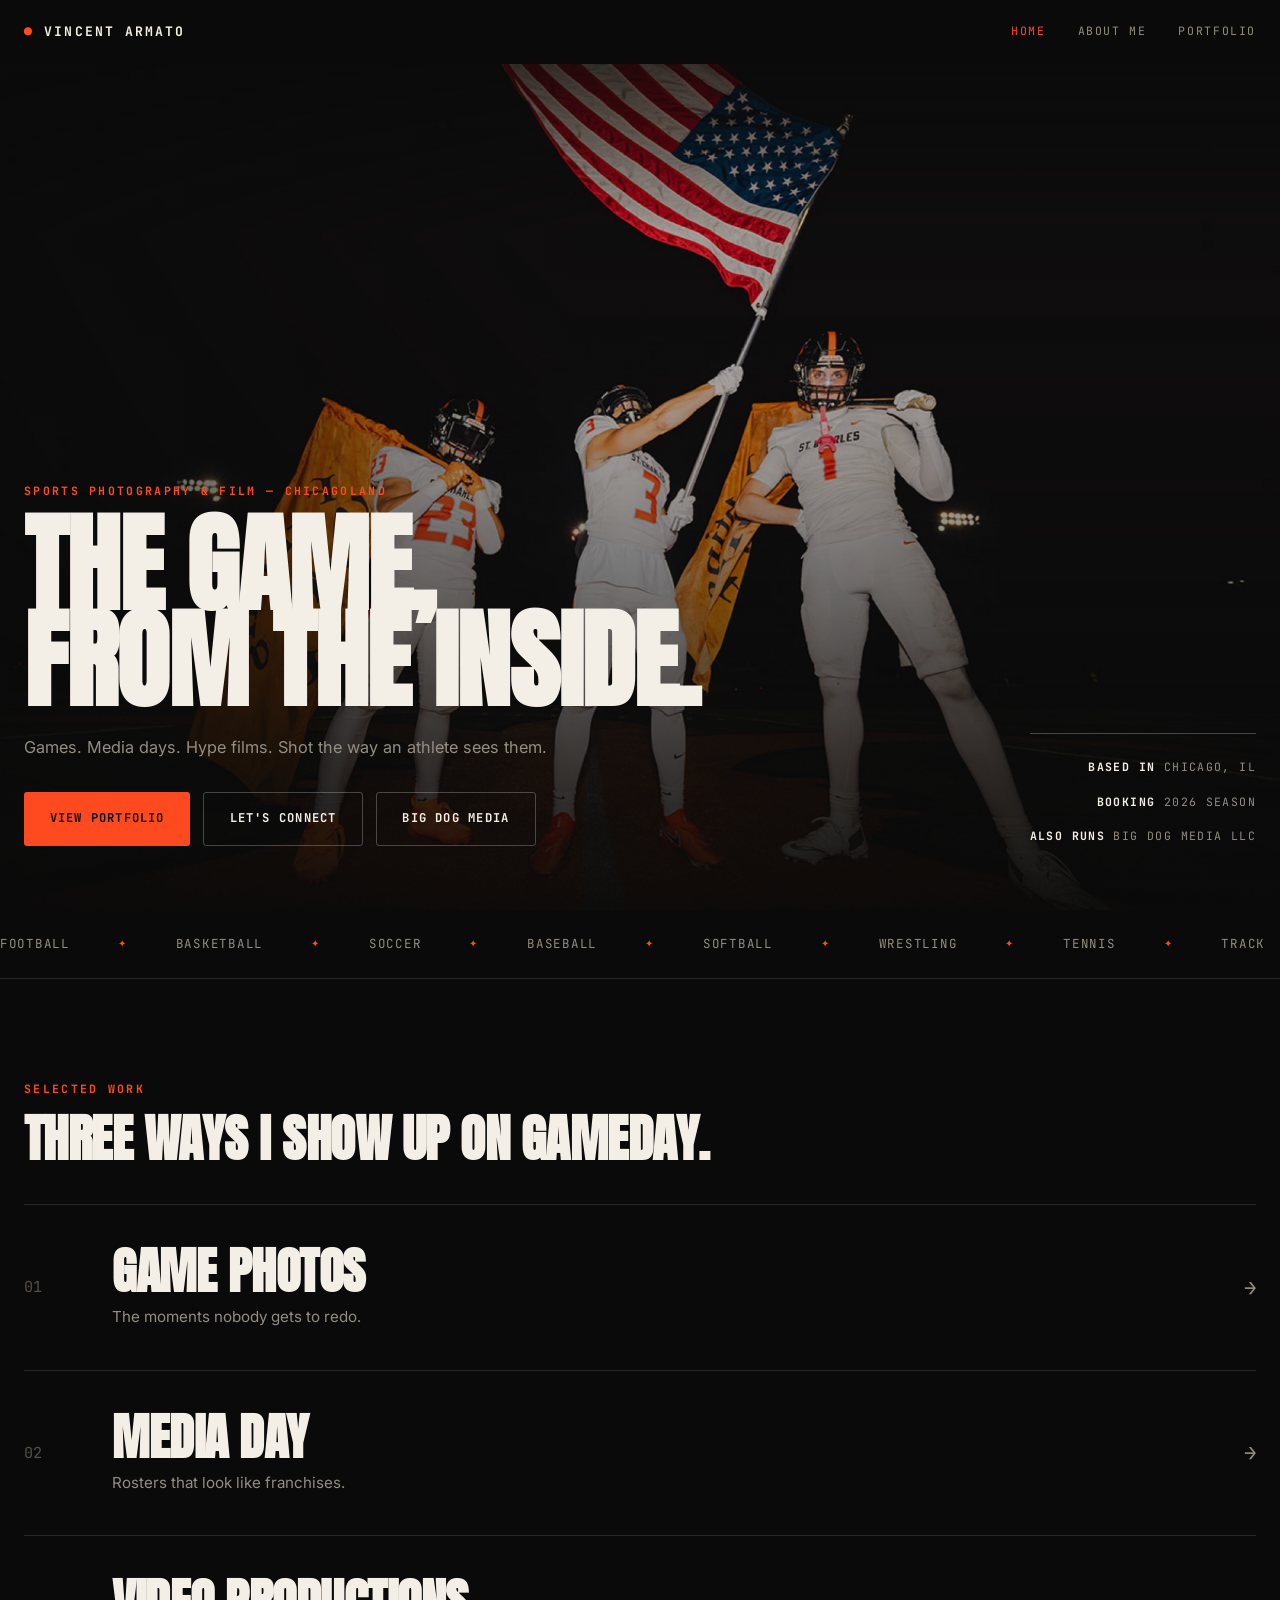
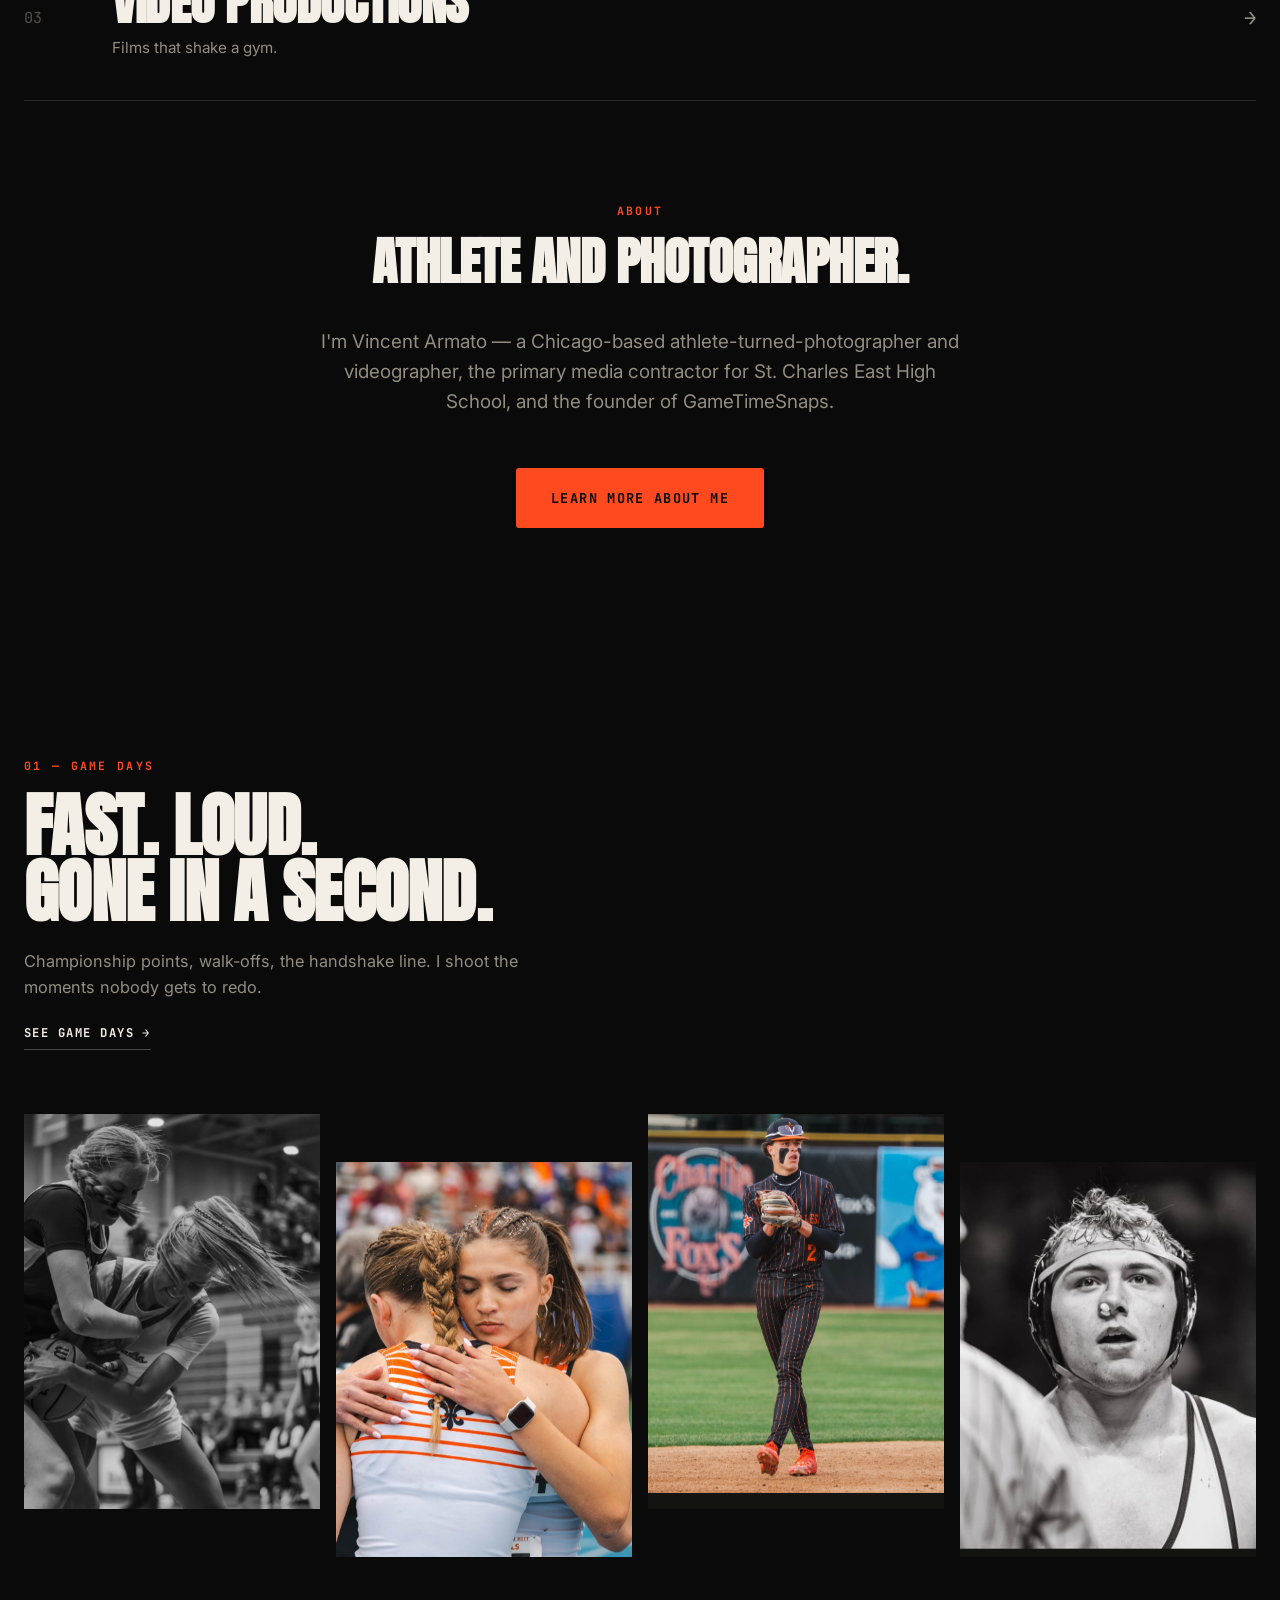
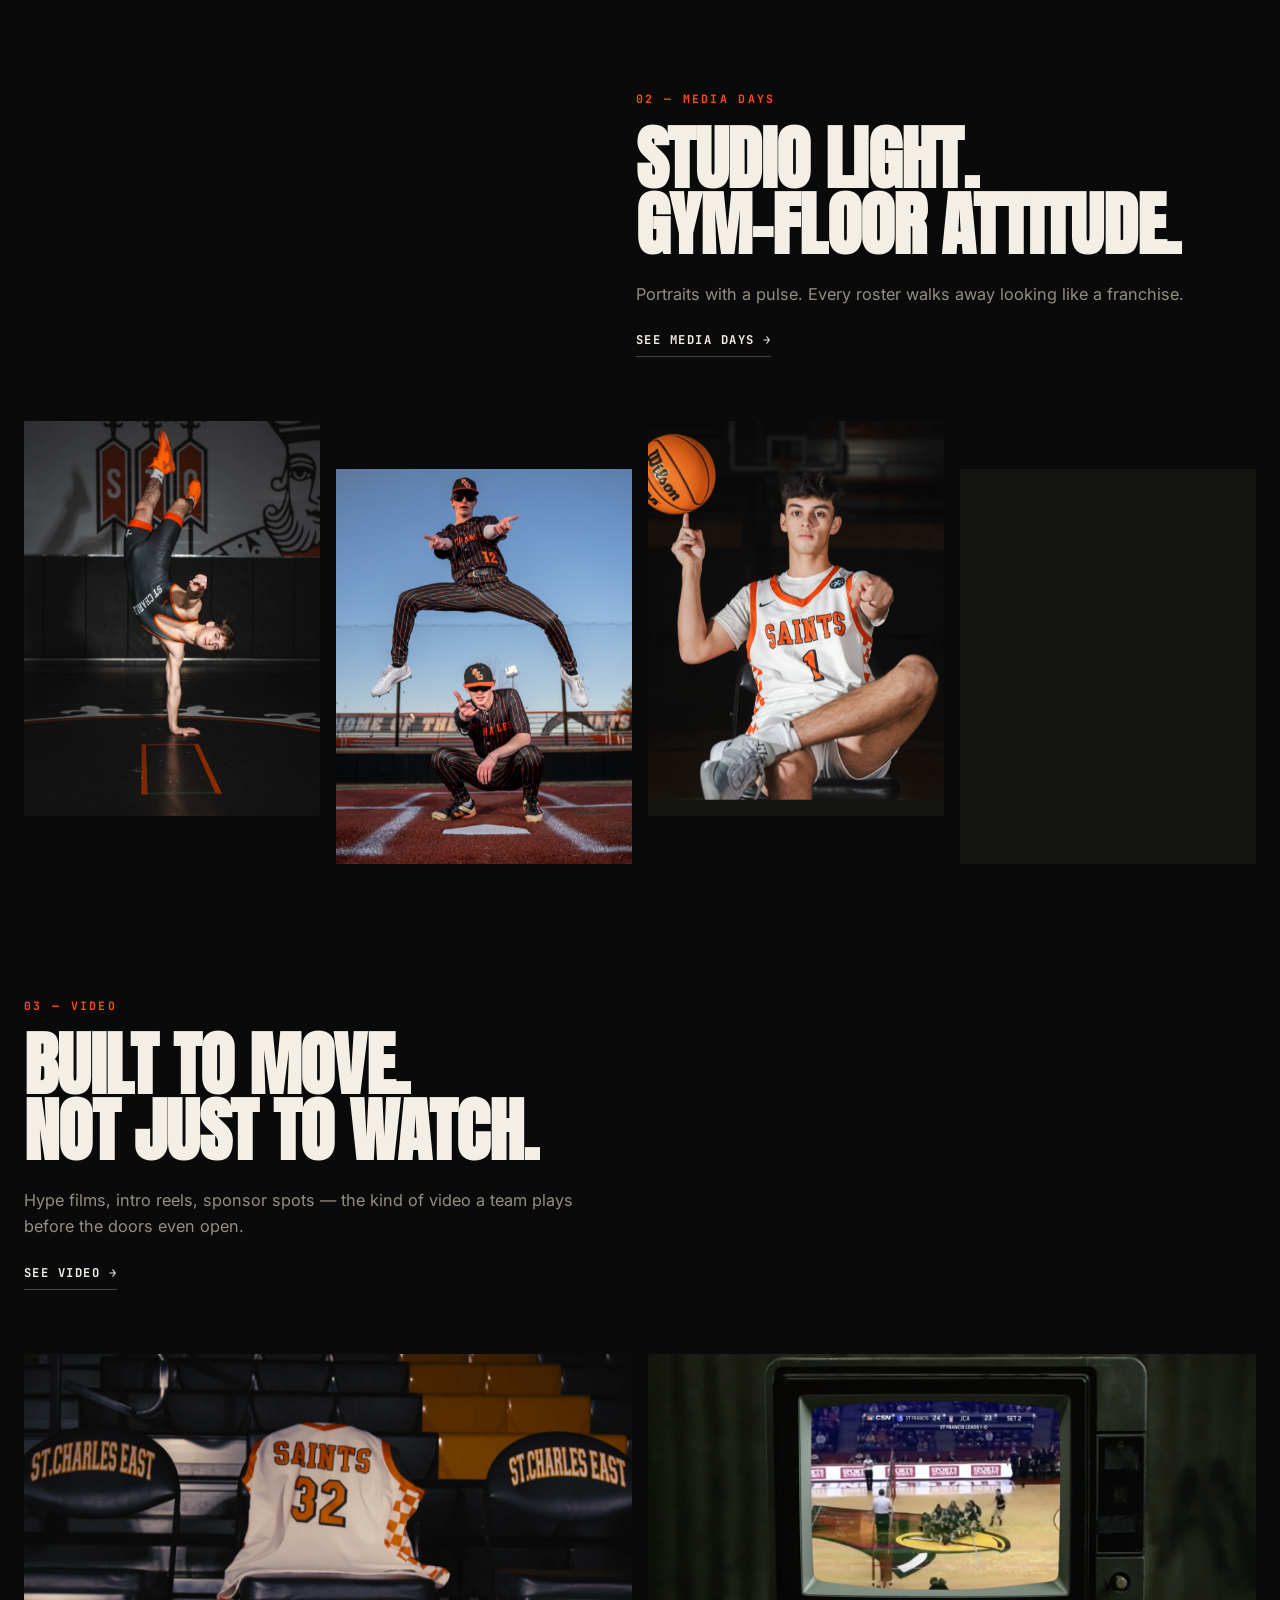
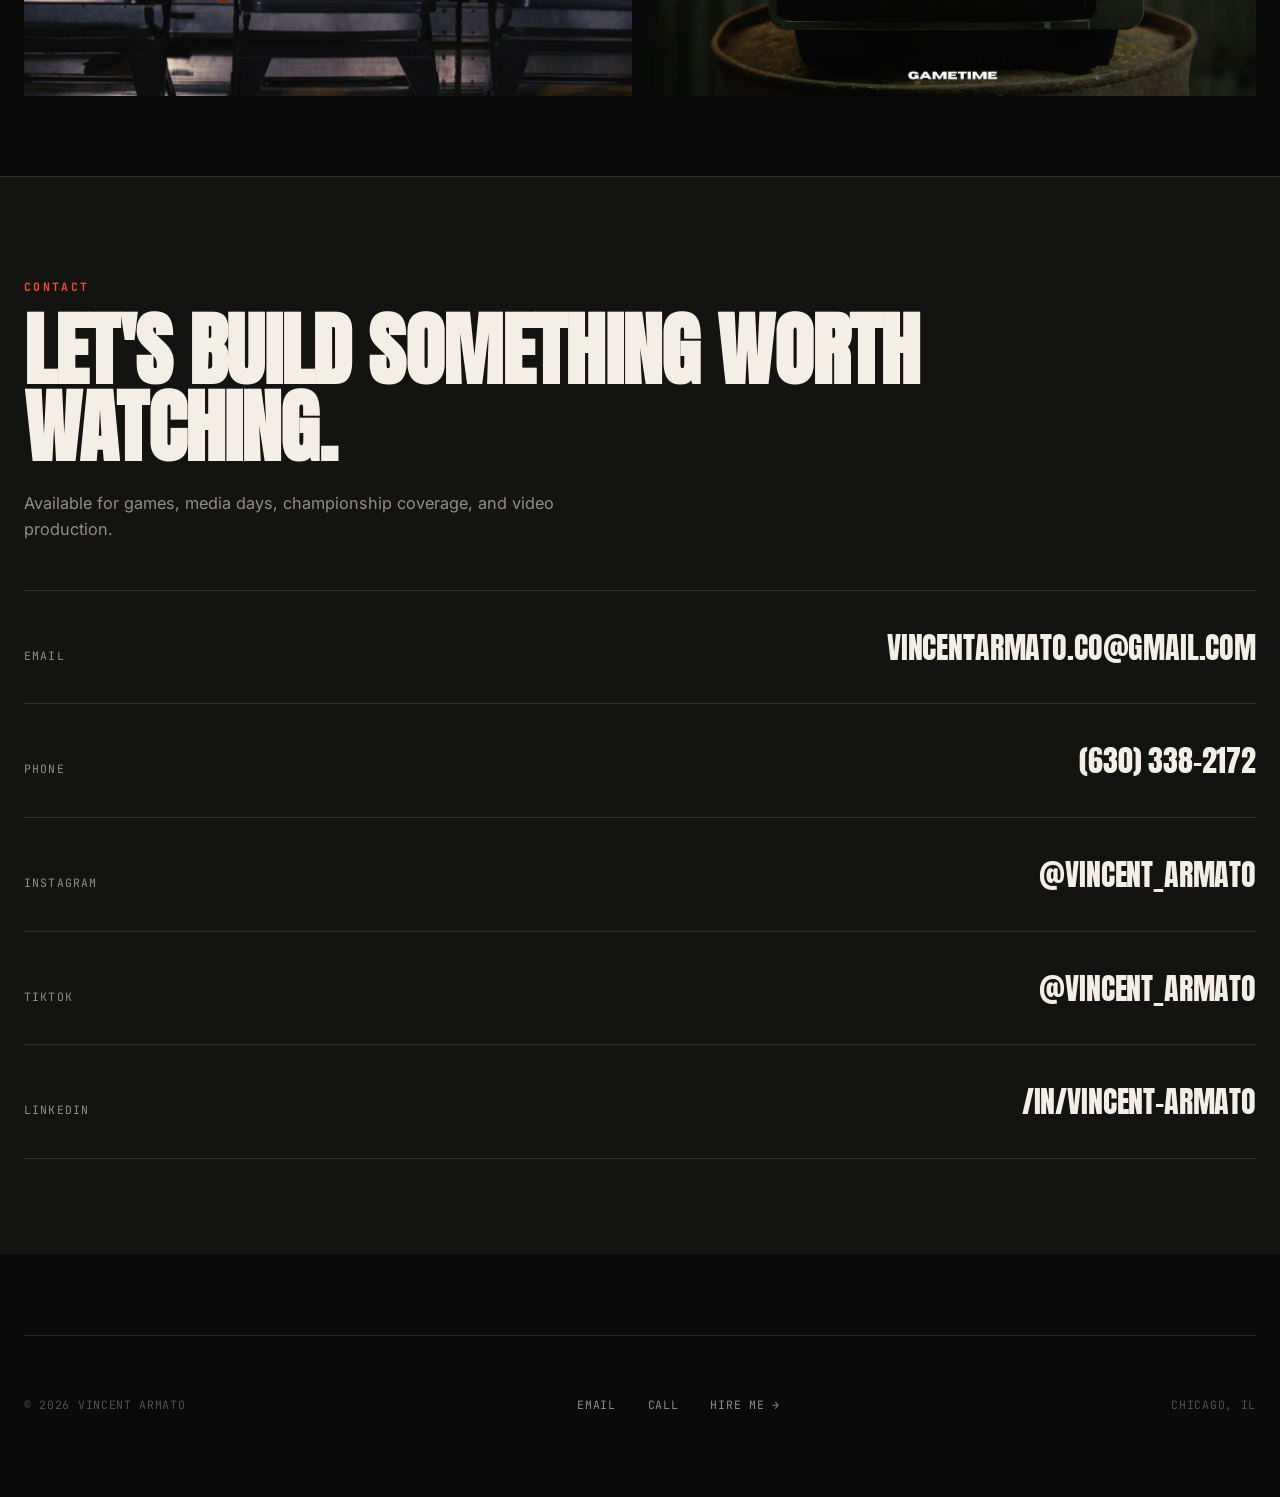
<file: index.html>
<!DOCTYPE html>
<html lang="en">
  <head>
    <meta charset="UTF-8" />
    <meta name="viewport" content="width=device-width, initial-scale=1.0" />
    <title>Vincent Armato | Sports Photography &amp; Film</title>
    <meta
      name="description"
      content="Vincent Armato is a Chicago-based sports photographer and videographer covering high school, college, and pro athletics — game coverage, media days, and hype films."
    />
    <link rel="stylesheet" href="styles.css" />
    <link rel="icon" href="data:image/svg+xml,%3Csvg xmlns='http://www.w3.org/2000/svg' viewBox='0 0 100 100'%3E%3Ccircle cx='50' cy='50' r='42' fill='%23ff4a1f'/%3E%3Ccircle cx='50' cy='50' r='24' fill='%230a0a0a'/%3E%3Ccircle cx='50' cy='50' r='9' fill='%23ff4a1f'/%3E%3C/svg%3E" />
    <!-- Social share. Update og:url + og:image to absolute https URLs once the domain is live. -->
    <meta property="og:type" content="website" />
    <meta property="og:title" content="Vincent Armato — Sports Photography & Film" />
    <meta property="og:description" content="Chicago-based sports photographer and videographer — game coverage, media days, and hype films for high school, college, and pro athletics." />
    <meta property="og:image" content="photos/homepage/hero-still.jpg" />
    <meta name="twitter:card" content="summary_large_image" />
    <meta name="twitter:title" content="Vincent Armato — Sports Photography & Film" />
    <meta name="twitter:description" content="Chicago-based sports photographer and videographer — game coverage, media days, and hype films for high school, college, and pro athletics." />
    <meta name="twitter:image" content="photos/homepage/hero-still.jpg" />
    <script>document.documentElement.classList.add('js');</script>
  </head>
  <body>
    <header class="topbar-wrap">
      <div class="topbar">
        <a class="brand" href="#home">Vincent Armato</a>
        <nav class="nav-links" aria-label="Primary navigation">
          <a href="#home" aria-current="page">Home</a>
          <a href="about.html">About Me</a>
          <details class="nav-dropdown">
            <summary>Portfolio</summary>
            <div class="nav-dropdown-menu">
              <a href="game-photos.html">Game Photos</a>
              <a href="media-day.html">Media Day</a>
              <a href="video.html">Video</a>
            </div>
          </details>
        </nav>
        <details class="mobile-nav">
          <summary class="hamburger" aria-label="Menu">
            <span></span><span></span><span></span>
          </summary>
          <div class="mobile-nav-menu">
            <a href="#home" aria-current="page">Home</a>
            <a href="about.html">About Me</a>
            <a href="game-photos.html">Game Photos</a>
            <a href="media-day.html">Media Day</a>
            <a href="video.html">Video</a>
          </div>
        </details>
      </div>
    </header>

    <div class="site-shell">
    <main id="home">
      <section class="hero-full">
        <div class="hero-full-media">
          <img
            class="hero-image"
            src="photos/homepage/hero-still.jpg"
            alt="St. Charles East football players under the stadium lights at night, one waving an American flag"
            fetchpriority="high"
          />
        </div>
        <div class="hero-full-scrim" aria-hidden="true"></div>
        <div class="hero-full-content">
          <div class="hero-headline">
            <p class="eyebrow load-in">Sports Photography &amp; Film — Chicagoland</p>
            <h1 class="load-in" style="--load-delay: 150ms">The game,<br />from the inside.</h1>
            <p class="lead load-in" style="--load-delay: 300ms">
              Games. Media days. Hype films. Shot the way an athlete sees them.
            </p>
            <div class="hero-actions load-in" style="--load-delay: 450ms">
              <a class="btn btn-primary" href="game-photos.html">View Portfolio</a>
              <a class="btn btn-secondary" href="#contact">Let's Connect</a>
              <a class="btn btn-secondary" href="https://bigdogmediallc.com" target="_blank" rel="noreferrer">Big Dog Media</a>
            </div>
          </div>
          <div class="hero-meta load-in" style="--load-delay: 600ms">
            <span><strong>Based in</strong> Chicago, IL</span>
            <span><strong>Booking</strong> 2026 season</span>
            <span><strong>Also runs</strong> Big Dog Media LLC</span>
          </div>
        </div>
      </section>

      <div class="marquee" aria-label="Sports I've shot">
        <div class="marquee-track">
          <!-- Each group repeats the sports 3x so it always spans wider than
               the viewport; the animation slides exactly one group width, so
               the loop is seamless with no gap at the seam. -->
          <div class="marquee-group">
            <span>Football</span>
            <span>Basketball</span>
            <span>Soccer</span>
            <span>Baseball</span>
            <span>Softball</span>
            <span>Wrestling</span>
            <span>Tennis</span>
            <span>Track</span>
            <span>Football</span>
            <span>Basketball</span>
            <span>Soccer</span>
            <span>Baseball</span>
            <span>Softball</span>
            <span>Wrestling</span>
            <span>Tennis</span>
            <span>Track</span>
            <span>Football</span>
            <span>Basketball</span>
            <span>Soccer</span>
            <span>Baseball</span>
            <span>Softball</span>
            <span>Wrestling</span>
            <span>Tennis</span>
            <span>Track</span>
          </div>
          <div class="marquee-group" aria-hidden="true">
            <span>Football</span>
            <span>Basketball</span>
            <span>Soccer</span>
            <span>Baseball</span>
            <span>Softball</span>
            <span>Wrestling</span>
            <span>Tennis</span>
            <span>Track</span>
            <span>Football</span>
            <span>Basketball</span>
            <span>Soccer</span>
            <span>Baseball</span>
            <span>Softball</span>
            <span>Wrestling</span>
            <span>Tennis</span>
            <span>Track</span>
            <span>Football</span>
            <span>Basketball</span>
            <span>Soccer</span>
            <span>Baseball</span>
            <span>Softball</span>
            <span>Wrestling</span>
            <span>Tennis</span>
            <span>Track</span>
          </div>
        </div>
      </div>

      <section id="work" class="section">
        <div class="section-heading" data-reveal>
          <p class="eyebrow">Selected Work</p>
          <h2>Three ways I show up on gameday.</h2>
        </div>

        <div class="work-index" data-reveal-group>
          <a class="work-row" href="game-photos.html" data-reveal>
            <span class="work-row-index">01</span>
            <span class="work-row-title">
              <h3>Game Photos</h3>
              <p>The moments nobody gets to redo.</p>
            </span>
            <span class="work-row-arrow">&rarr;</span>
            <span class="work-row-thumb">
              <img src="photos/work/work-1.jpg" alt="" loading="lazy" decoding="async" />
            </span>
          </a>

          <a class="work-row" href="media-day.html" data-reveal>
            <span class="work-row-index">02</span>
            <span class="work-row-title">
              <h3>Media Day</h3>
              <p>Rosters that look like franchises.</p>
            </span>
            <span class="work-row-arrow">&rarr;</span>
            <span class="work-row-thumb">
              <img src="photos/work/work-2.jpg" alt="" loading="lazy" decoding="async" />
            </span>
          </a>

          <a class="work-row" href="video.html" data-reveal>
            <span class="work-row-index">03</span>
            <span class="work-row-title">
              <h3>Video Productions</h3>
              <p>Films that shake a gym.</p>
            </span>
            <span class="work-row-arrow">&rarr;</span>
            <span class="work-row-thumb">
              <img src="photos/video/mens-basketball-intro/cover.jpg" alt="" loading="lazy" decoding="async" />
            </span>
          </a>
        </div>
      </section>

      <section id="about" class="section about-brief about-brief-feature">
        <div class="section-heading" data-reveal>
          <p class="eyebrow">About</p>
          <h2>Athlete and photographer.</h2>
        </div>
        <p class="lead" data-reveal>I'm Vincent Armato — a Chicago-based athlete-turned-photographer and videographer, the primary media contractor for St. Charles East High School, and the founder of GameTimeSnaps.</p>
        <a class="btn btn-primary" href="about.html" data-reveal>Learn More About Me</a>
      </section>

      <section class="section scene" aria-labelledby="scene-gameday">
        <div class="scene-copy" data-reveal>
          <p class="eyebrow">01 — Game Days</p>
          <h2 id="scene-gameday">Fast. Loud.<br />Gone in a second.</h2>
          <p class="lead">Championship points, walk-offs, the handshake line. I shoot the moments nobody gets to redo.</p>
          <a class="text-link" href="game-photos.html">See Game Days &rarr;</a>
        </div>
        <div class="scene-strip" data-reveal-group>
          <figure class="scene-photo" data-reveal data-parallax="-24">
            <img src="photos/homepage/game-days/gameday-01.jpg" alt="Two basketball players battling for position, in black and white" loading="lazy" decoding="async" />
          </figure>
          <figure class="scene-photo" data-reveal data-parallax="-40">
            <img src="photos/homepage/game-days/gameday-02.jpg" alt="Two athletes embracing after an emotional finish" loading="lazy" decoding="async" />
          </figure>
          <figure class="scene-photo" data-reveal data-parallax="-16">
            <img src="photos/homepage/game-days/gameday-03.jpg" alt="Baseball infielder set in the field during a game" loading="lazy" decoding="async" style="object-position: 38% center; transform-origin: center bottom;" />
          </figure>
          <figure class="scene-photo" data-reveal data-parallax="-32">
            <img src="photos/homepage/game-days/gameday-04.jpg" alt="Wrestler in headgear before a match, in black and white" loading="lazy" decoding="async" />
          </figure>
        </div>
      </section>

      <section class="section scene scene-right" aria-labelledby="scene-mediaday">
        <div class="scene-copy" data-reveal>
          <p class="eyebrow">02 — Media Days</p>
          <h2 id="scene-mediaday">Studio light.<br />Gym-floor attitude.</h2>
          <p class="lead">Portraits with a pulse. Every roster walks away looking like a franchise.</p>
          <a class="text-link" href="media-day.html">See Media Days &rarr;</a>
        </div>
        <div class="scene-strip" data-reveal-group>
          <figure class="scene-photo" data-reveal data-parallax="-32">
            <img src="photos/homepage/media-days/mediaday-01.jpg" alt="Wrestler holding a one-arm handstand under dramatic light" loading="lazy" decoding="async" />
          </figure>
          <figure class="scene-photo" data-reveal data-parallax="-16">
            <img src="photos/homepage/media-days/mediaday-02.jpg" alt="Two baseball players in a creative media day pose at the field" loading="lazy" decoding="async" />
          </figure>
          <figure class="scene-photo" data-reveal data-parallax="-40">
            <img src="photos/homepage/media-days/mediaday-03.jpg" alt="Basketball player spinning a ball on his finger in a studio portrait" loading="lazy" decoding="async" />
          </figure>
          <figure class="scene-photo" data-reveal data-parallax="-24">
            <img src="photos/homepage/media-days/mediaday-04.jpg" alt="Composite media day portrait of football players under dramatic light" loading="lazy" decoding="async" />
          </figure>
        </div>
      </section>

      <section class="section scene" aria-labelledby="scene-video">
        <div class="scene-copy" data-reveal>
          <p class="eyebrow">03 — Video</p>
          <h2 id="scene-video">Built to move.<br />Not just to watch.</h2>
          <p class="lead">Hype films, intro reels, sponsor spots — the kind of video a team plays before the doors even open.</p>
          <a class="text-link" href="video.html">See Video &rarr;</a>
        </div>
        <div class="scene-strip scene-strip-wide" data-reveal-group>
          <figure class="scene-photo" data-reveal data-parallax="-24">
            <img src="photos/homepage/video-covers/video-cover-01.jpg" alt="Cover frame featuring the St. Charles East Saints number 32 jersey" loading="lazy" decoding="async" />
          </figure>
          <figure class="scene-photo" data-reveal data-parallax="-16">
            <img src="photos/homepage/video-covers/video-cover-02.jpg" alt="Retro television playing game footage, a GameTimeSnaps video cover" loading="lazy" decoding="async" />
          </figure>
        </div>
      </section>

      <section id="contact" class="contact-full">
        <div class="contact-inner">
          <div data-reveal>
            <p class="eyebrow">Contact</p>
            <h2>Let's build something worth watching.</h2>
            <p class="lead">Available for games, media days, championship coverage, and video production.</p>
          </div>
          <div class="contact-list" data-reveal-group>
            <a href="mailto:vincentarmato.co@gmail.com" data-reveal>
              <span class="label">Email</span>
              <span class="value">vincentarmato.co@gmail.com</span>
            </a>
            <a href="tel:+16303382172" data-reveal>
              <span class="label">Phone</span>
              <span class="value">(630) 338-2172</span>
            </a>
            <a href="https://www.instagram.com/vincent_armato" target="_blank" rel="noreferrer" data-reveal>
              <span class="label">Instagram</span>
              <span class="value">@vincent_armato</span>
            </a>
            <a href="https://www.tiktok.com/@vincent_armato" target="_blank" rel="noreferrer" data-reveal>
              <span class="label">TikTok</span>
              <span class="value">@vincent_armato</span>
            </a>
            <a href="https://www.linkedin.com/in/vincent-armato" target="_blank" rel="noreferrer" data-reveal>
              <span class="label">LinkedIn</span>
              <span class="value">/in/vincent-armato</span>
            </a>
          </div>
        </div>
      </section>
    </main>

      <footer class="footer">
        <p>© 2026 Vincent Armato</p>
        <p class="footer-links">
          <a href="mailto:vincentarmato.co@gmail.com">Email</a>
          <a href="tel:+16303382172">Call</a>
          <a href="#contact">Hire me &rarr;</a>
        </p>
        <p>Chicago, IL</p>
      </footer>
    </div>

    <script src="motion.js"></script>
  </body>
</html>
</file>
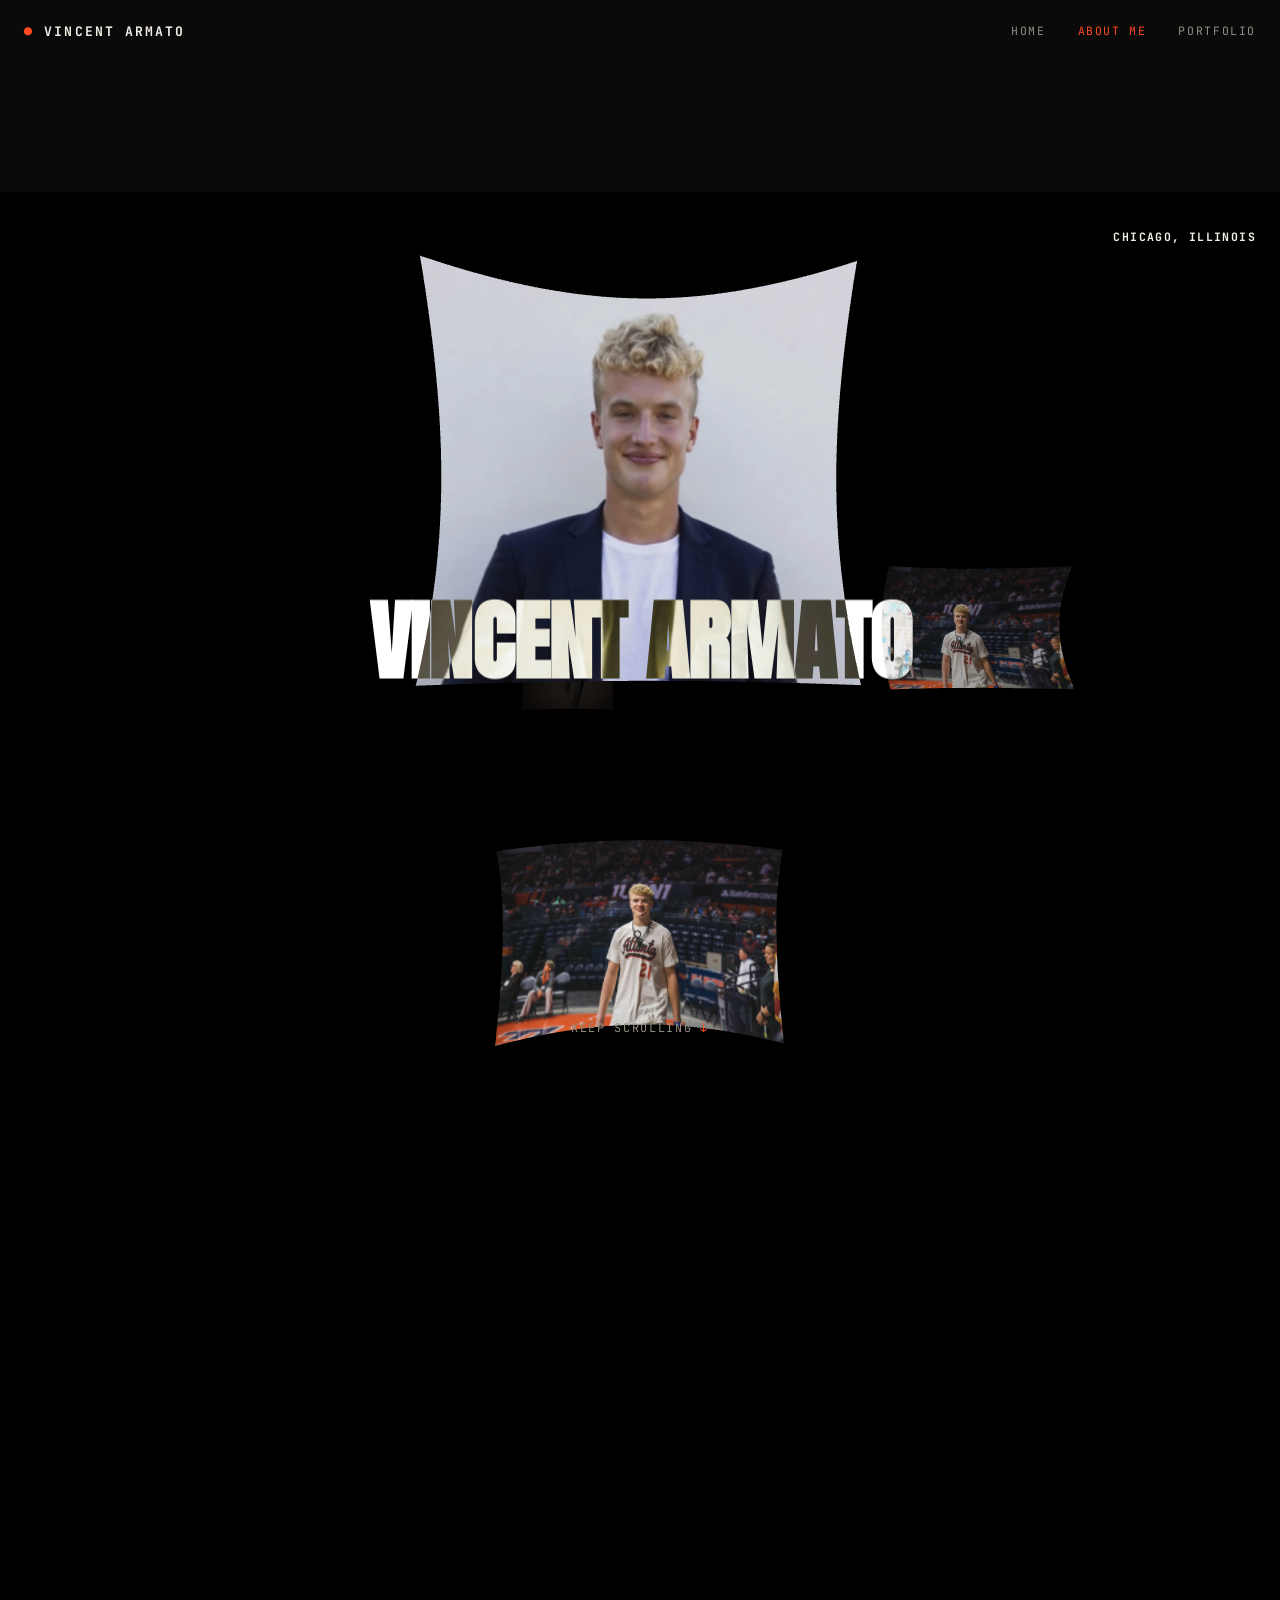
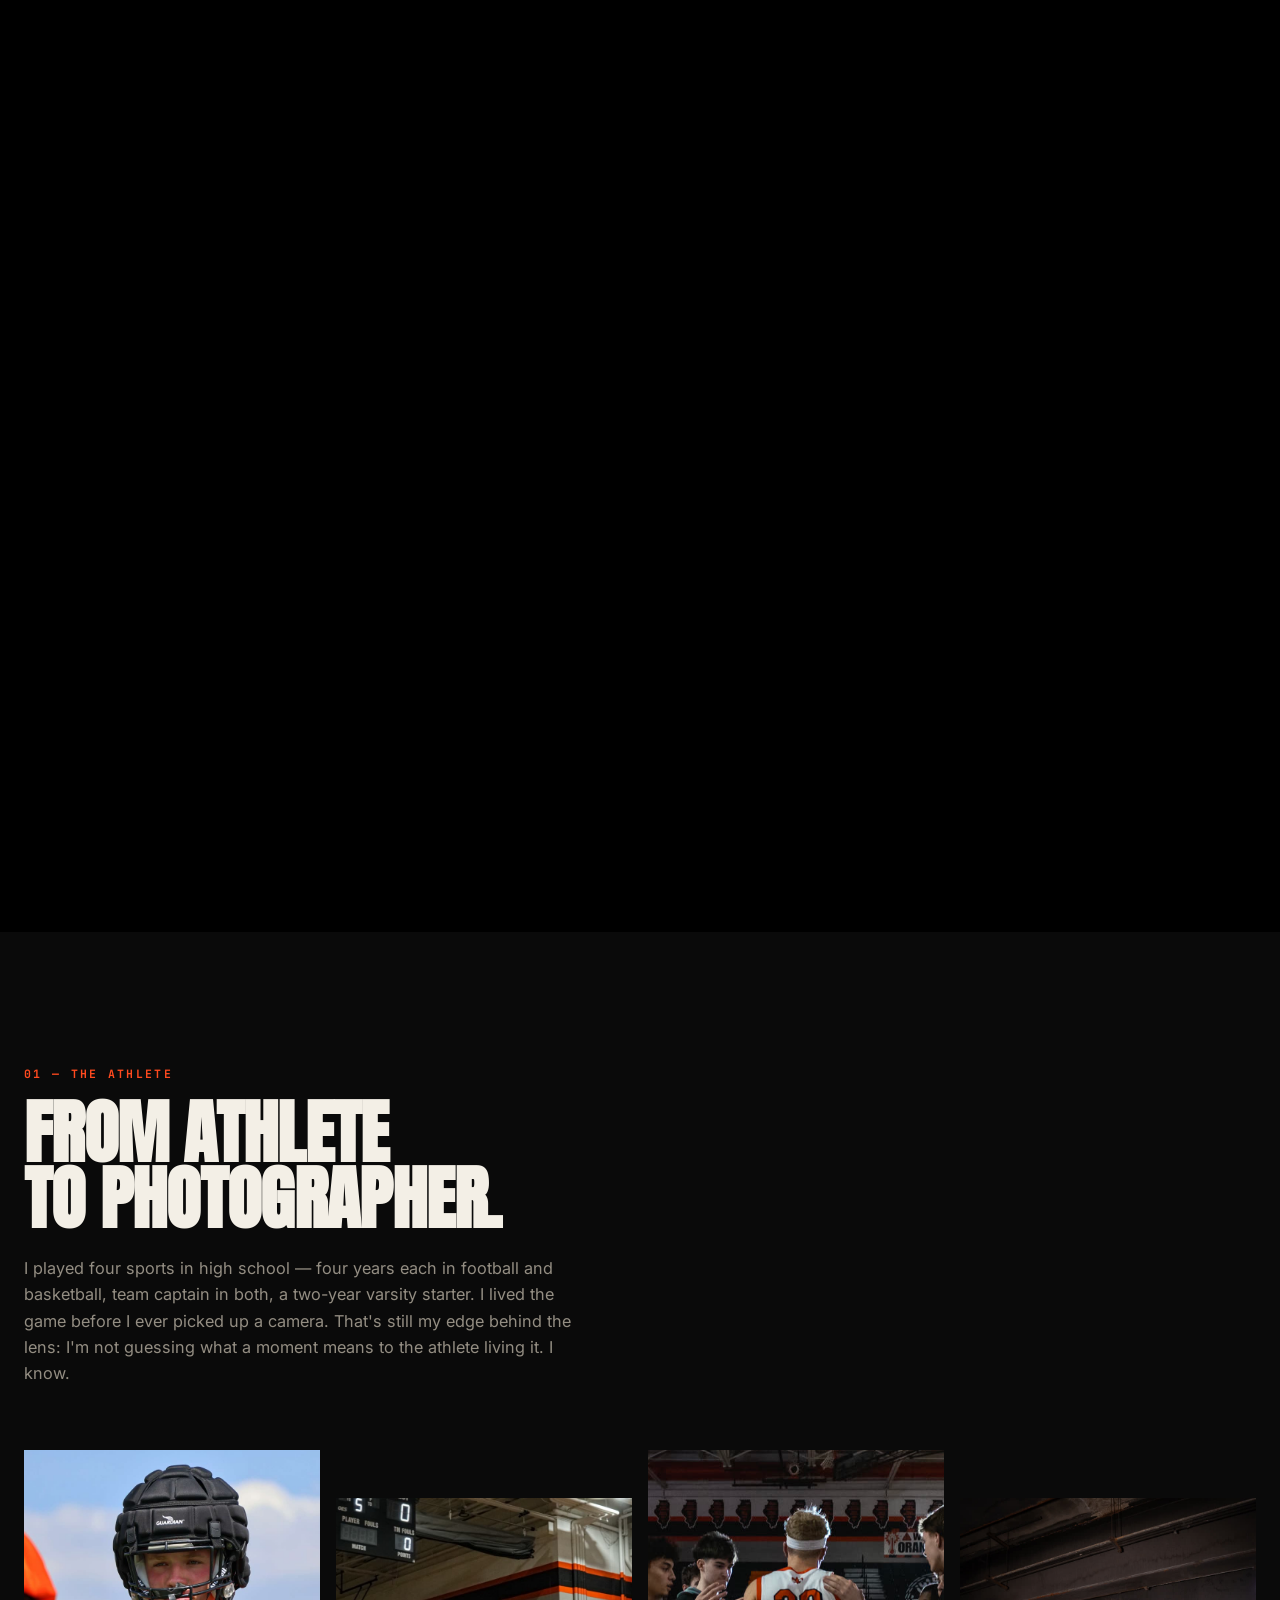
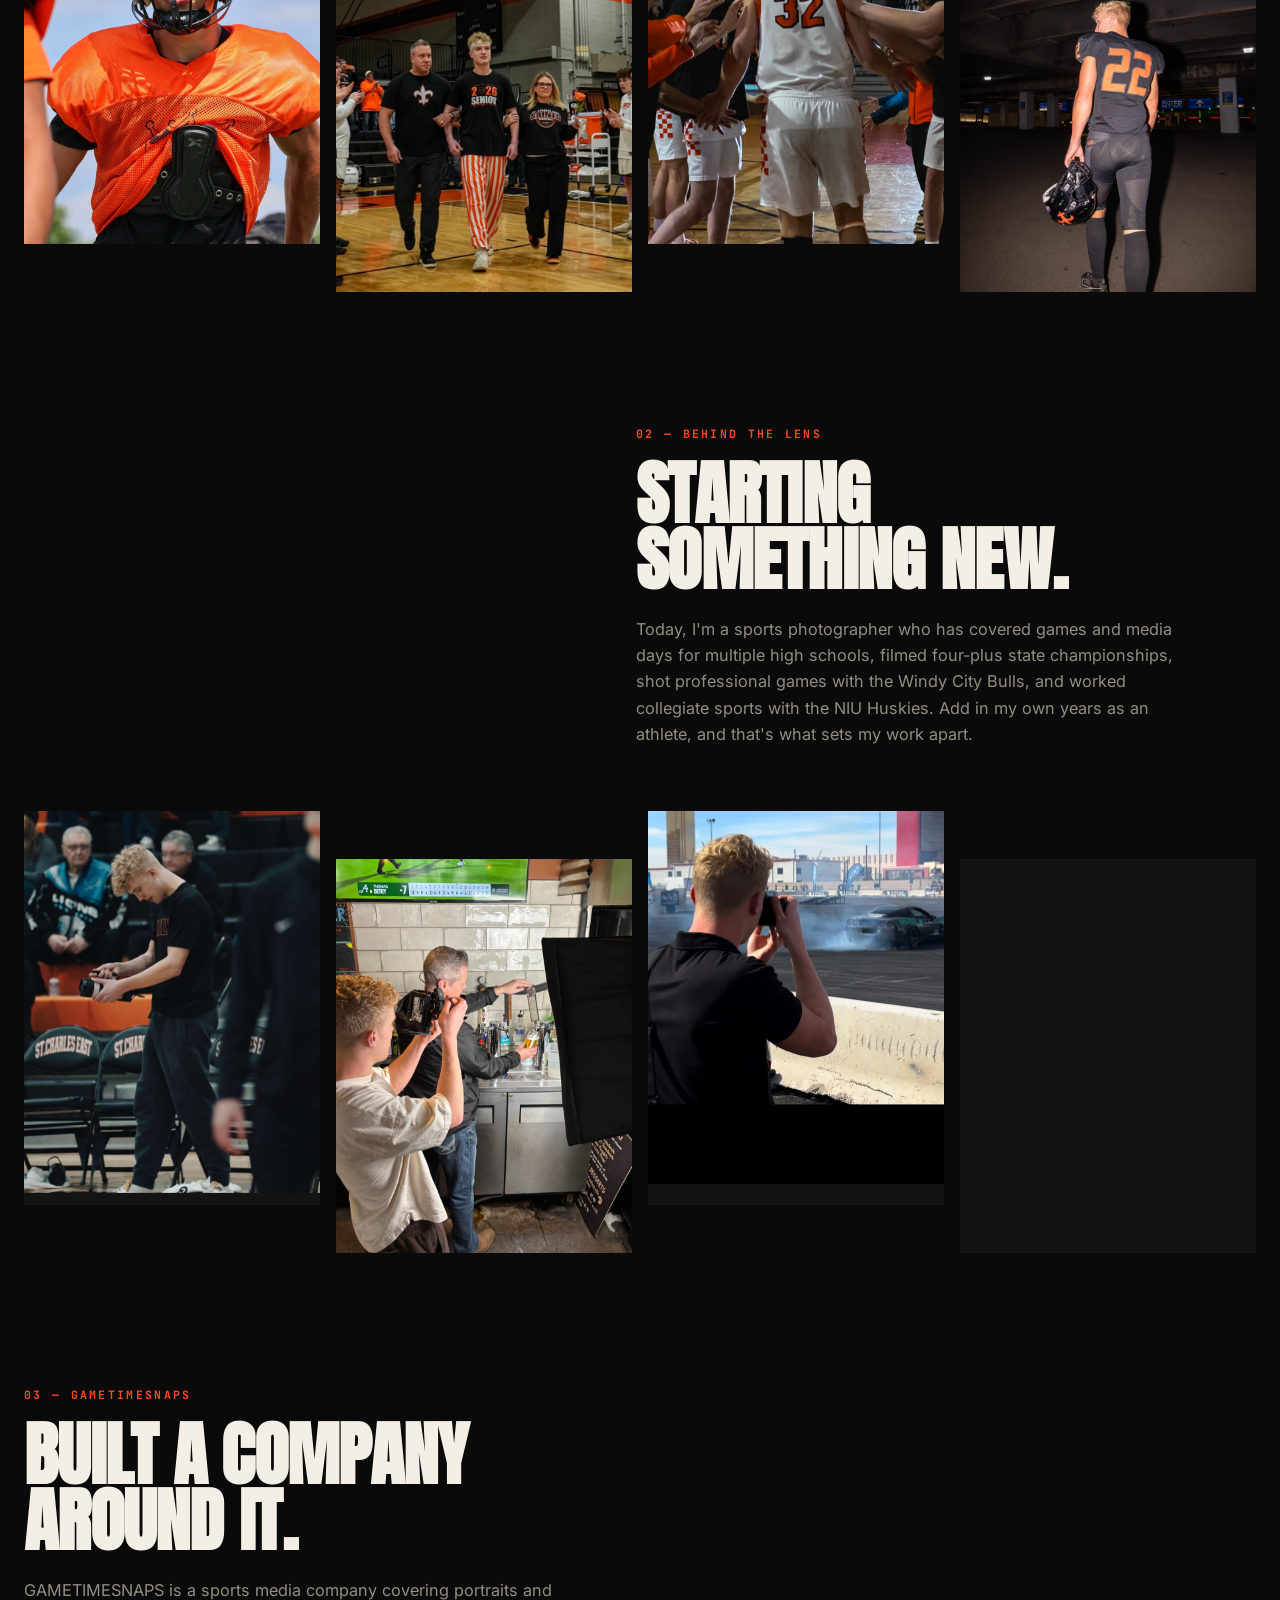
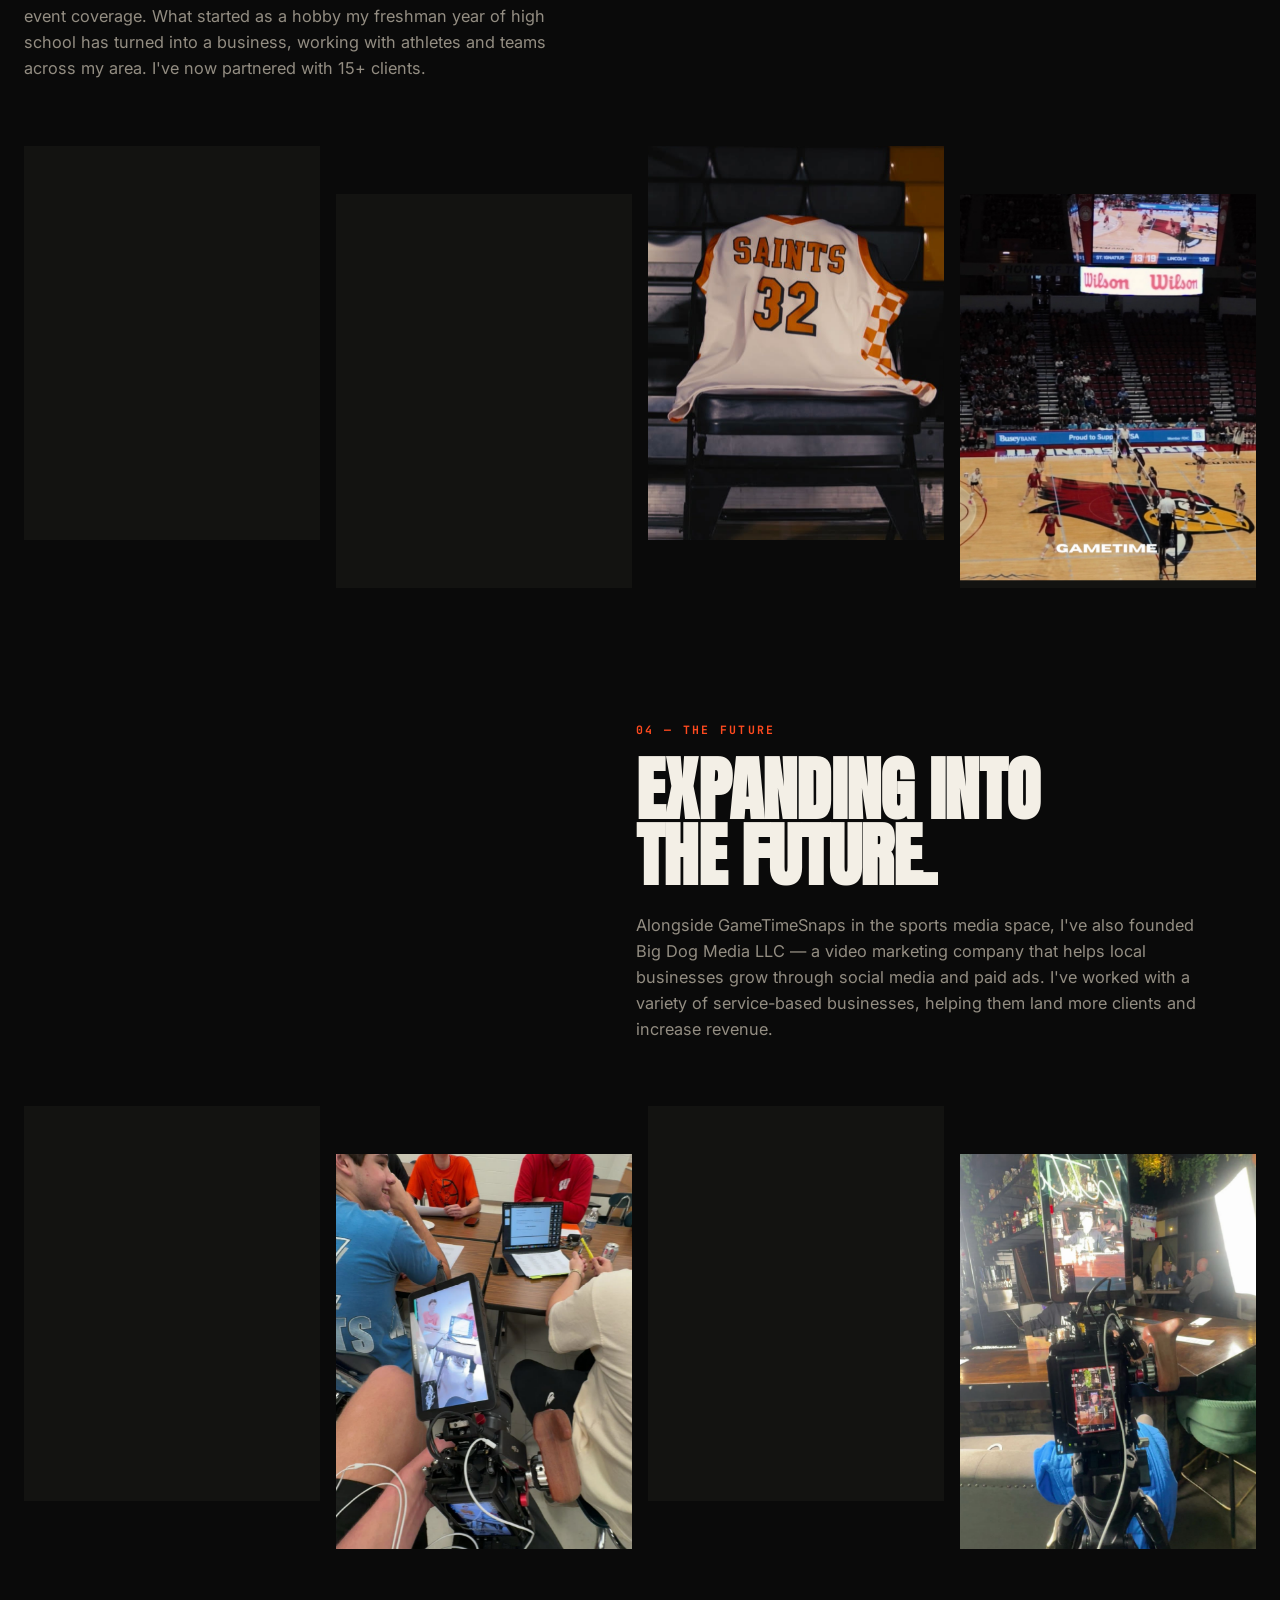
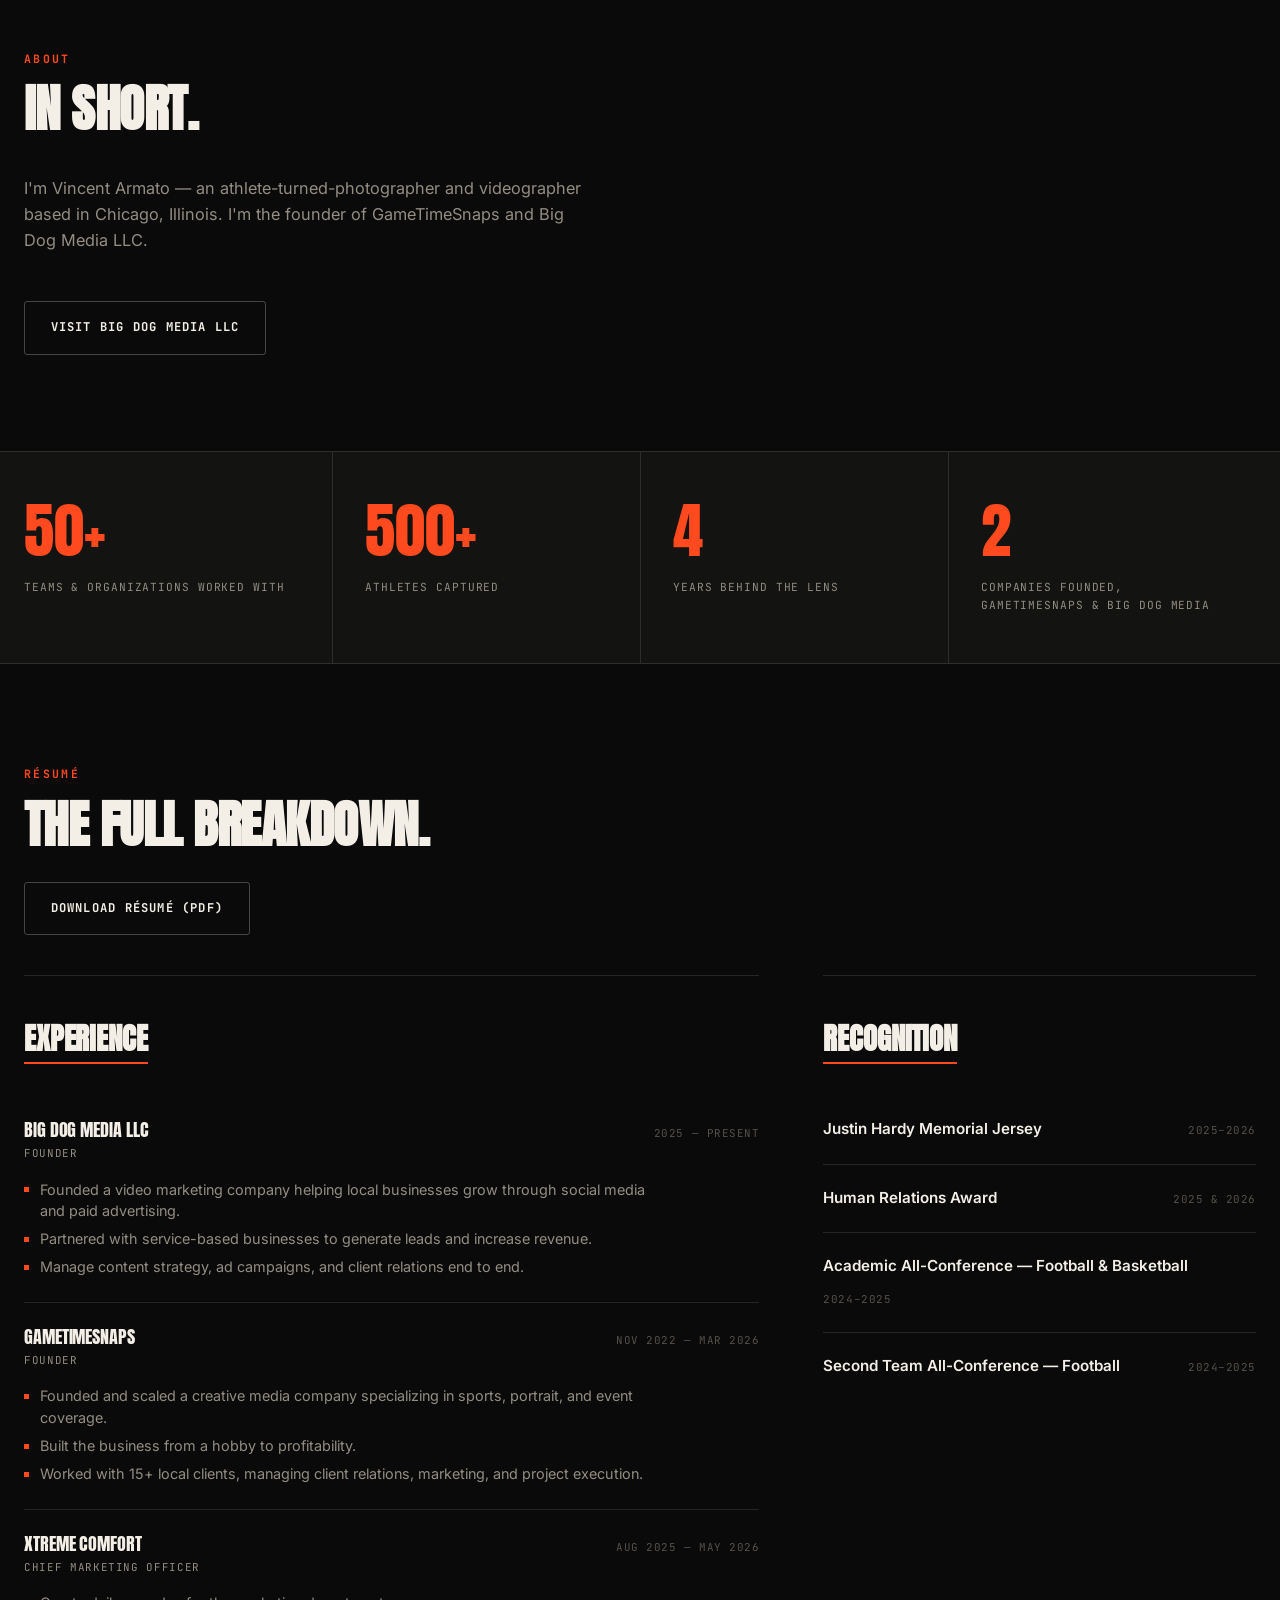
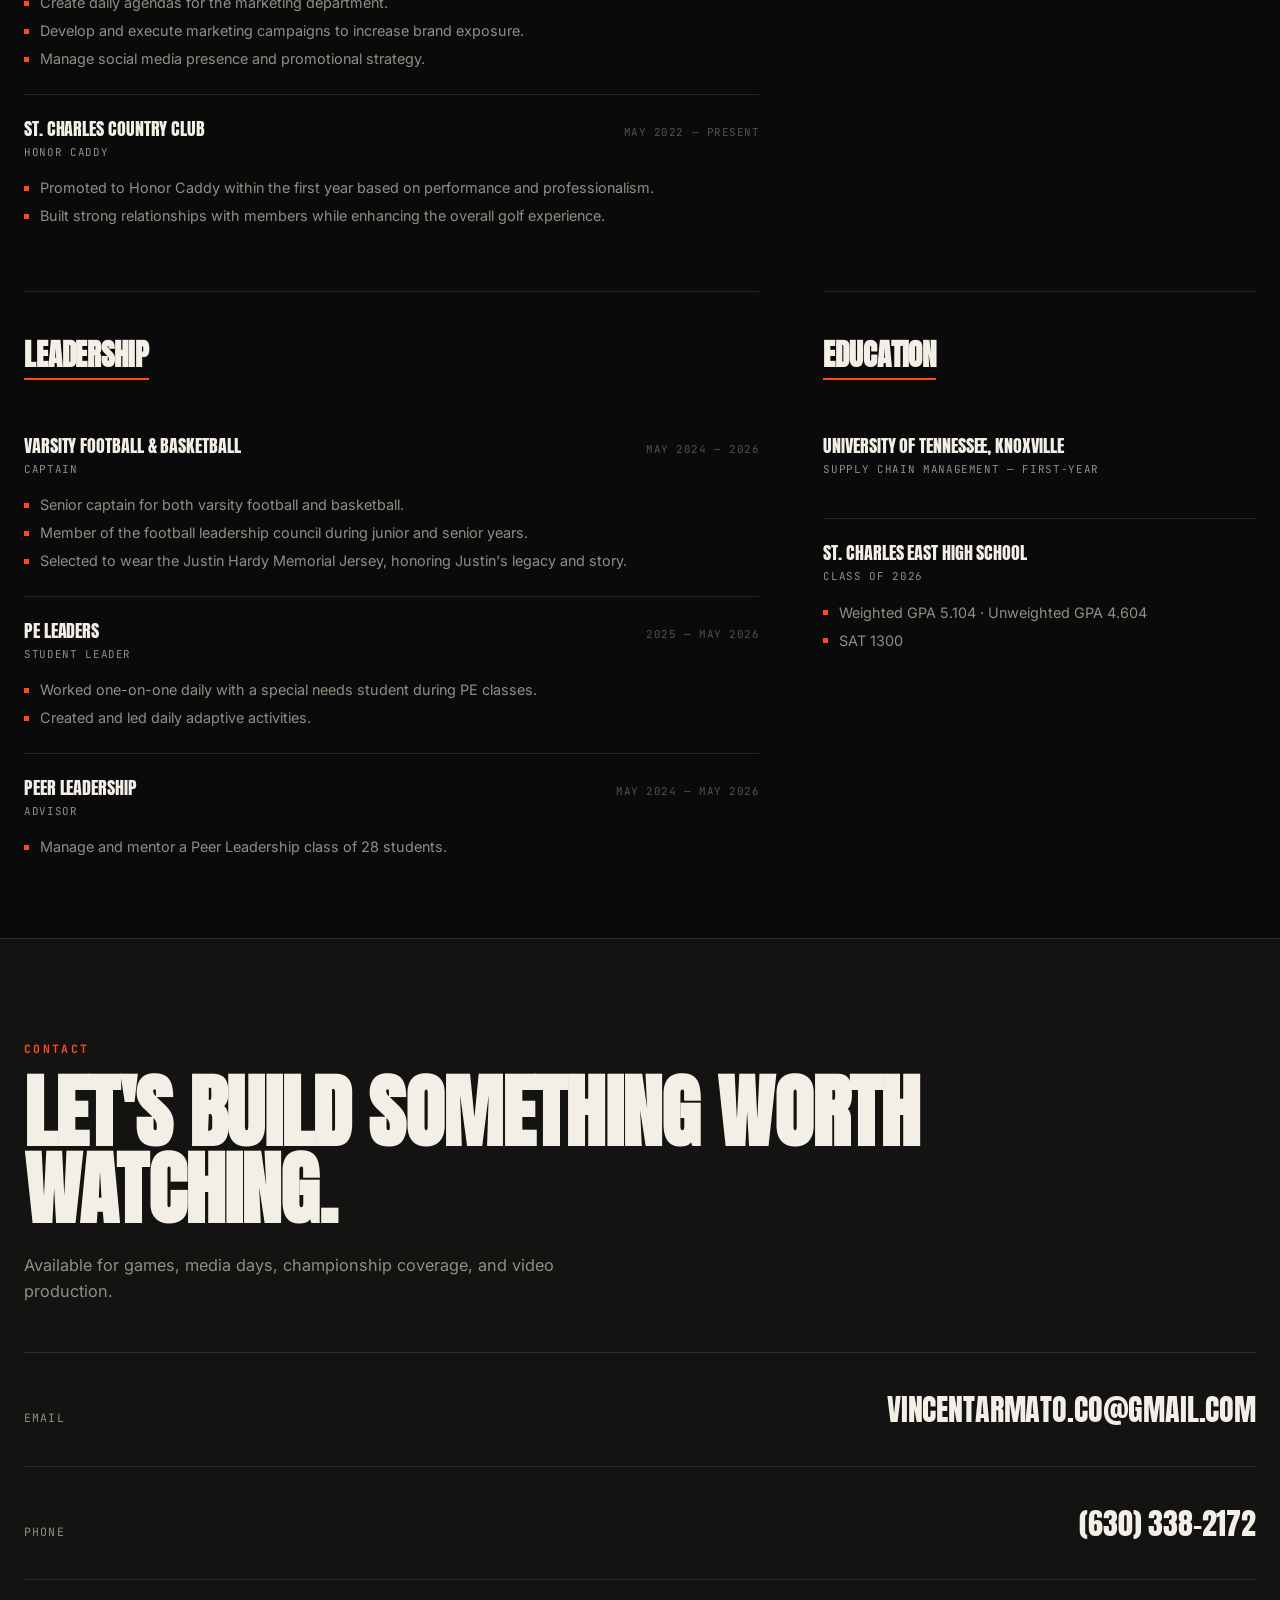
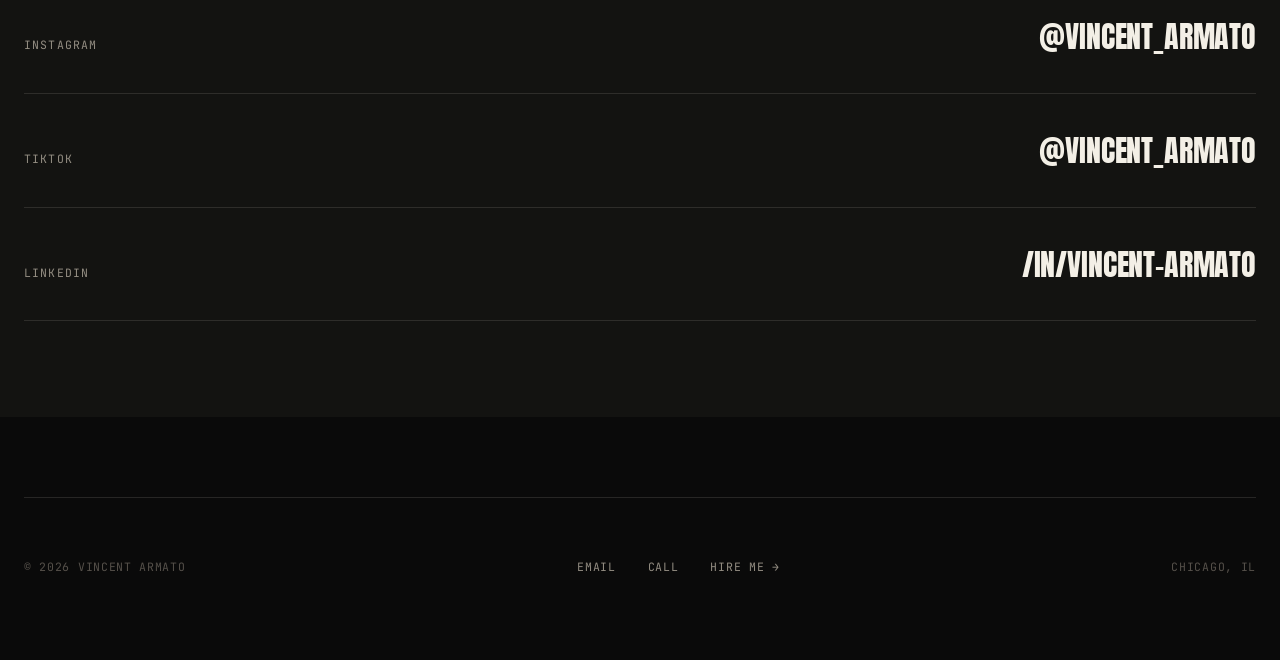
<file: about.html>
<!DOCTYPE html>
<html lang="en">
  <head>
    <meta charset="UTF-8" />
    <meta name="viewport" content="width=device-width, initial-scale=1.0" />
    <title>About | Vincent Armato</title>
    <meta
      name="description"
      content="Athlete, photographer, and videographer Vincent Armato — the story behind St. Charles East's primary media contractor and founder of GameTimeSnaps."
    />
    <link rel="stylesheet" href="styles.css" />
    <link rel="icon" href="data:image/svg+xml,%3Csvg xmlns='http://www.w3.org/2000/svg' viewBox='0 0 100 100'%3E%3Ccircle cx='50' cy='50' r='42' fill='%23ff4a1f'/%3E%3Ccircle cx='50' cy='50' r='24' fill='%230a0a0a'/%3E%3Ccircle cx='50' cy='50' r='9' fill='%23ff4a1f'/%3E%3C/svg%3E" />
    <!-- Social share. Update og:url + og:image to absolute https URLs once the domain is live. -->
    <meta property="og:type" content="website" />
    <meta property="og:title" content="About — Vincent Armato" />
    <meta property="og:description" content="Athlete-turned-photographer based in Chicago. Founder of GameTimeSnaps and Big Dog Media LLC." />
    <meta property="og:image" content="photos/homepage/hero-still.jpg" />
    <meta name="twitter:card" content="summary_large_image" />
    <meta name="twitter:title" content="About — Vincent Armato" />
    <meta name="twitter:description" content="Athlete-turned-photographer based in Chicago. Founder of GameTimeSnaps and Big Dog Media LLC." />
    <meta name="twitter:image" content="photos/homepage/hero-still.jpg" />
    <script>document.documentElement.classList.add('js');</script>
  </head>
  <body>
    <header class="topbar-wrap">
      <div class="topbar">
        <a class="brand" href="index.html">Vincent Armato</a>
        <nav class="nav-links" aria-label="Primary navigation">
          <a href="index.html">Home</a>
          <a href="about.html" aria-current="page">About Me</a>
          <details class="nav-dropdown">
            <summary>Portfolio</summary>
            <div class="nav-dropdown-menu">
              <a href="game-photos.html">Game Photos</a>
              <a href="media-day.html">Media Day</a>
              <a href="video.html">Video</a>
            </div>
          </details>
        </nav>
        <details class="mobile-nav">
          <summary class="hamburger" aria-label="Menu">
            <span></span><span></span><span></span>
          </summary>
          <div class="mobile-nav-menu">
            <a href="index.html">Home</a>
            <a href="about.html" aria-current="page">About Me</a>
            <a href="game-photos.html">Game Photos</a>
            <a href="media-day.html">Media Day</a>
            <a href="video.html">Video</a>
          </div>
        </details>
      </div>
    </header>

    <div class="site-shell">
    <main>
      <section class="film-section" id="about-hero" aria-label="Photos of Vincent Armato">
        <div class="film-sticky">
          <canvas class="film-canvas g3d-canvas" data-image-set="about" aria-hidden="true"></canvas>

          <div class="film-overlay film-meta">
            <span>Chicago, Illinois</span>
          </div>

          <div class="film-overlay film-center">
            <h2 class="film-center-name">Vincent Armato</h2>
          </div>

          <div class="film-overlay film-hint-wrap">
            <p class="film-hint">Keep scrolling</p>
          </div>

          <div class="film-overlay film-outro">
            <a class="text-link" href="#resume">Jump to r&eacute;sum&eacute; &rarr;</a>
          </div>
        </div>
      </section>

      <section class="section scene" aria-labelledby="scene-athlete">
        <div class="scene-copy" data-reveal>
          <p class="eyebrow">01 — The Athlete</p>
          <h2 id="scene-athlete">From athlete<br />to photographer.</h2>
          <p class="lead">I played four sports in high school — four years each in football and basketball, team captain in both, a two-year varsity starter. I lived the game before I ever picked up a camera. That's still my edge behind the lens: I'm not guessing what a moment means to the athlete living it. I know.</p>
        </div>
        <div class="scene-strip" data-reveal-group>
          <figure class="scene-photo" data-reveal data-parallax="-24">
            <img src="photos/about-me/athlete/football-portrait.jpg" alt="Vincent Armato in football helmet and pads" loading="lazy" decoding="async" />
          </figure>
          <figure class="scene-photo" data-reveal data-parallax="-40">
            <img src="photos/about-me/athlete/basketball-seniornight.jpg" alt="Vincent Armato walking out for basketball senior night with his parents" loading="lazy" decoding="async" />
          </figure>
          <figure class="scene-photo" data-reveal data-parallax="-16">
            <img src="photos/about-me/athlete/basketball-huddle.jpg" alt="Vincent Armato in a basketball team huddle" loading="lazy" decoding="async" />
          </figure>
          <figure class="scene-photo" data-reveal data-parallax="-32">
            <img src="photos/about-me/athlete/football-night.jpg" alt="Vincent Armato in football uniform, number 22, at night" loading="lazy" decoding="async" />
          </figure>
        </div>
      </section>

      <section class="section scene scene-right" aria-labelledby="scene-lens">
        <div class="scene-copy" data-reveal>
          <p class="eyebrow">02 — Behind the Lens</p>
          <h2 id="scene-lens">Starting<br />something new.</h2>
          <p class="lead">Today, I'm a sports photographer who has covered games and media days for multiple high schools, filmed four-plus state championships, shot professional games with the Windy City Bulls, and worked collegiate sports with the NIU Huskies. Add in my own years as an athlete, and that's what sets my work apart.</p>
        </div>
        <div class="scene-strip" data-reveal-group>
          <figure class="scene-photo" data-reveal data-parallax="-32">
            <img src="photos/about-me/behind-the-lens/bts-01.jpg" alt="Vincent Armato checking a shot on his camera courtside" loading="lazy" decoding="async" />
          </figure>
          <figure class="scene-photo" data-reveal data-parallax="-16">
            <img src="photos/about-me/behind-the-lens/bts-02.jpg" alt="Vincent Armato filming a bartender for a client video shoot" loading="lazy" decoding="async" />
          </figure>
          <figure class="scene-photo" data-reveal data-parallax="-40">
            <img src="photos/about-me/behind-the-lens/bts-03.jpg" alt="Vincent Armato photographing a car drifting at a motorsports event" loading="lazy" decoding="async" />
          </figure>
          <figure class="scene-photo" data-reveal data-parallax="-24">
            <img src="photos/about-me/behind-the-lens/bts-04.jpg" alt="Vincent Armato filming ribs on a smoker for a client video shoot" loading="lazy" decoding="async" />
          </figure>
        </div>
      </section>

      <section class="section scene" aria-labelledby="scene-bigdog">
        <div class="scene-copy" data-reveal>
          <p class="eyebrow">03 — GameTimeSnaps</p>
          <h2 id="scene-bigdog">Built a company<br />around it.</h2>
          <p class="lead">GAMETIMESNAPS is a sports media company covering portraits and event coverage. What started as a hobby my freshman year of high school has turned into a business, working with athletes and teams across my area. I've now partnered with 15+ clients.</p>
        </div>
        <div class="scene-strip" data-reveal-group>
          <figure class="scene-photo" data-reveal data-parallax="-24">
            <img src="photos/about-me/company/video-cover-01.jpeg" alt="GameTimeSnaps video cover" loading="lazy" decoding="async" />
          </figure>
          <figure class="scene-photo" data-reveal data-parallax="-40">
            <img src="photos/about-me/company/video-cover-02.jpeg" alt="GameTimeSnaps video cover" loading="lazy" decoding="async" />
          </figure>
          <figure class="scene-photo" data-reveal data-parallax="-16">
            <img src="photos/about-me/company/video-cover-03.jpeg" alt="GameTimeSnaps video cover" loading="lazy" decoding="async" />
          </figure>
          <figure class="scene-photo" data-reveal data-parallax="-32">
            <img src="photos/about-me/company/video-cover-04.jpeg" alt="GameTimeSnaps video cover" loading="lazy" decoding="async" />
          </figure>
        </div>
      </section>

      <section class="section scene scene-right" aria-labelledby="scene-future">
        <div class="scene-copy" data-reveal>
          <p class="eyebrow">04 — The Future</p>
          <h2 id="scene-future">Expanding into<br />the future.</h2>
          <p class="lead">Alongside GameTimeSnaps in the sports media space, I've also founded Big Dog Media LLC — a video marketing company that helps local businesses grow through social media and paid ads. I've worked with a variety of service-based businesses, helping them land more clients and increase revenue.</p>
        </div>
        <div class="scene-strip" data-reveal-group>
          <figure class="scene-photo" data-reveal data-parallax="-32">
            <img src="photos/about-me/future/future-01-poster.jpg" alt="First-person view carrying a telephoto camera rig into a game" loading="lazy" decoding="async" />
          </figure>
          <figure class="scene-photo" data-reveal data-parallax="-16">
            <img src="photos/about-me/future/future-01.jpg" alt="Vincent Armato behind a cinema camera filming a roundtable interview" loading="lazy" decoding="async" />
          </figure>
          <figure class="scene-photo" data-reveal data-parallax="-40">
            <img src="photos/about-me/future/future-02-poster.jpg" alt="Camera rig filming fans at a Chicago Bears tailgate" loading="lazy" decoding="async" />
          </figure>
          <figure class="scene-photo" data-reveal data-parallax="-24">
            <img src="photos/about-me/future/future-02.jpg" alt="Cinema camera on a tripod filming an interview at a client's bar" loading="lazy" decoding="async" />
          </figure>
        </div>
      </section>

      <section class="section about-brief" aria-labelledby="scene-story">
        <div class="section-heading" data-reveal>
          <p class="eyebrow">About</p>
          <h2 id="scene-story">In short.</h2>
        </div>
        <p class="lead" data-reveal>I'm Vincent Armato — an athlete-turned-photographer and videographer based in Chicago, Illinois. I'm the founder of GameTimeSnaps and Big Dog Media LLC.</p>
        <a class="btn btn-secondary" href="https://bigdogmediallc.com" target="_blank" rel="noreferrer" data-reveal>Visit Big Dog Media LLC</a>
      </section>

      <div class="stats">
        <div class="stats-grid" data-reveal-group>
          <div class="stat" data-reveal>
            <span class="stat-number">50+</span>
            <span class="stat-label">Teams &amp; organizations worked with</span>
          </div>
          <div class="stat" data-reveal>
            <span class="stat-number">500+</span>
            <span class="stat-label">Athletes captured</span>
          </div>
          <div class="stat" data-reveal>
            <span class="stat-number">4</span>
            <span class="stat-label">Years behind the lens</span>
          </div>
          <div class="stat" data-reveal>
            <span class="stat-number">2</span>
            <span class="stat-label">Companies founded, GameTimeSnaps &amp; Big Dog Media</span>
          </div>
        </div>
      </div>

      <section id="resume" class="section resume-section">
        <div class="section-heading" data-reveal>
          <p class="eyebrow">R&eacute;sum&eacute;</p>
          <h2>The full breakdown.</h2>
          <a class="btn btn-secondary resume-download" href="assets/docs/Vincent-Armato-Resume.pdf" download data-reveal>Download R&eacute;sum&eacute; (PDF)</a>
        </div>

        <div class="resume-grid">
        <div class="resume-block" data-reveal-group>
          <h3 class="resume-block-title" data-reveal>Experience</h3>

          <div class="resume-row" data-reveal>
            <div class="resume-row-head">
              <span class="resume-row-org-group">
                <span class="resume-row-org">Big Dog Media LLC</span>
                <span class="resume-row-role">Founder</span>
              </span>
              <span class="resume-row-date">2025 &mdash; Present</span>
            </div>
            <ul class="resume-row-bullets">
              <li>Founded a video marketing company helping local businesses grow through social media and paid advertising.</li>
              <li>Partnered with service-based businesses to generate leads and increase revenue.</li>
              <li>Manage content strategy, ad campaigns, and client relations end to end.</li>
            </ul>
          </div>

          <div class="resume-row" data-reveal>
            <div class="resume-row-head">
              <span class="resume-row-org-group">
                <span class="resume-row-org">GameTimeSnaps</span>
                <span class="resume-row-role">Founder</span>
              </span>
              <span class="resume-row-date">Nov 2022 &mdash; Mar 2026</span>
            </div>
            <ul class="resume-row-bullets">
              <li>Founded and scaled a creative media company specializing in sports, portrait, and event coverage.</li>
              <li>Built the business from a hobby to profitability.</li>
              <li>Worked with 15+ local clients, managing client relations, marketing, and project execution.</li>
            </ul>
          </div>

          <div class="resume-row" data-reveal>
            <div class="resume-row-head">
              <span class="resume-row-org-group">
                <span class="resume-row-org">Xtreme Comfort</span>
                <span class="resume-row-role">Chief Marketing Officer</span>
              </span>
              <span class="resume-row-date">Aug 2025 &mdash; May 2026</span>
            </div>
            <ul class="resume-row-bullets">
              <li>Create daily agendas for the marketing department.</li>
              <li>Develop and execute marketing campaigns to increase brand exposure.</li>
              <li>Manage social media presence and promotional strategy.</li>
            </ul>
          </div>

          <div class="resume-row" data-reveal>
            <div class="resume-row-head">
              <span class="resume-row-org-group">
                <span class="resume-row-org">St. Charles Country Club</span>
                <span class="resume-row-role">Honor Caddy</span>
              </span>
              <span class="resume-row-date">May 2022 &mdash; Present</span>
            </div>
            <ul class="resume-row-bullets">
              <li>Promoted to Honor Caddy within the first year based on performance and professionalism.</li>
              <li>Built strong relationships with members while enhancing the overall golf experience.</li>
            </ul>
          </div>
        </div>

        <div class="resume-block" data-reveal-group>
          <h3 class="resume-block-title" data-reveal>Recognition</h3>
          <div class="resume-row resume-row-simple" data-reveal>
            <span class="resume-row-org">Justin Hardy Memorial Jersey</span>
            <span class="resume-row-date">2025&ndash;2026</span>
          </div>
          <div class="resume-row resume-row-simple" data-reveal>
            <span class="resume-row-org">Human Relations Award</span>
            <span class="resume-row-date">2025 &amp; 2026</span>
          </div>
          <div class="resume-row resume-row-simple" data-reveal>
            <span class="resume-row-org">Academic All-Conference &mdash; Football &amp; Basketball</span>
            <span class="resume-row-date">2024&ndash;2025</span>
          </div>
          <div class="resume-row resume-row-simple" data-reveal>
            <span class="resume-row-org">Second Team All-Conference &mdash; Football</span>
            <span class="resume-row-date">2024&ndash;2025</span>
          </div>
        </div>

        <div class="resume-block" data-reveal-group>
          <h3 class="resume-block-title" data-reveal>Leadership</h3>

          <div class="resume-row" data-reveal>
            <div class="resume-row-head">
              <span class="resume-row-org-group">
                <span class="resume-row-org">Varsity Football &amp; Basketball</span>
                <span class="resume-row-role">Captain</span>
              </span>
              <span class="resume-row-date">May 2024 &mdash; 2026</span>
            </div>
            <ul class="resume-row-bullets">
              <li>Senior captain for both varsity football and basketball.</li>
              <li>Member of the football leadership council during junior and senior years.</li>
              <li>Selected to wear the Justin Hardy Memorial Jersey, honoring Justin's legacy and story.</li>
            </ul>
          </div>

          <div class="resume-row" data-reveal>
            <div class="resume-row-head">
              <span class="resume-row-org-group">
                <span class="resume-row-org">PE Leaders</span>
                <span class="resume-row-role">Student Leader</span>
              </span>
              <span class="resume-row-date">2025 &mdash; May 2026</span>
            </div>
            <ul class="resume-row-bullets">
              <li>Worked one-on-one daily with a special needs student during PE classes.</li>
              <li>Created and led daily adaptive activities.</li>
            </ul>
          </div>

          <div class="resume-row" data-reveal>
            <div class="resume-row-head">
              <span class="resume-row-org-group">
                <span class="resume-row-org">Peer Leadership</span>
                <span class="resume-row-role">Advisor</span>
              </span>
              <span class="resume-row-date">May 2024 &mdash; May 2026</span>
            </div>
            <ul class="resume-row-bullets">
              <li>Manage and mentor a Peer Leadership class of 28 students.</li>
            </ul>
          </div>
        </div>

        <div class="resume-block" data-reveal-group>
          <h3 class="resume-block-title" data-reveal>Education</h3>
          <div class="resume-row" data-reveal>
            <div class="resume-row-head">
              <span class="resume-row-org-group">
                <span class="resume-row-org">University of Tennessee, Knoxville</span>
                <span class="resume-row-role">Supply Chain Management &mdash; First-Year</span>
              </span>
            </div>
          </div>
          <div class="resume-row" data-reveal>
            <div class="resume-row-head">
              <span class="resume-row-org-group">
                <span class="resume-row-org">St. Charles East High School</span>
                <span class="resume-row-role">Class of 2026</span>
              </span>
            </div>
            <ul class="resume-row-bullets">
              <li>Weighted GPA 5.104 &middot; Unweighted GPA 4.604</li>
              <li>SAT 1300</li>
            </ul>
          </div>
        </div>
        </div>
      </section>

      <section id="contact" class="contact-full">
        <div class="contact-inner">
          <div data-reveal>
            <p class="eyebrow">Contact</p>
            <h2>Let's build something worth watching.</h2>
            <p class="lead">Available for games, media days, championship coverage, and video production.</p>
          </div>
          <div class="contact-list" data-reveal-group>
            <a href="mailto:vincentarmato.co@gmail.com" data-reveal>
              <span class="label">Email</span>
              <span class="value">vincentarmato.co@gmail.com</span>
            </a>
            <a href="tel:+16303382172" data-reveal>
              <span class="label">Phone</span>
              <span class="value">(630) 338-2172</span>
            </a>
            <a href="https://www.instagram.com/vincent_armato" target="_blank" rel="noreferrer" data-reveal>
              <span class="label">Instagram</span>
              <span class="value">@vincent_armato</span>
            </a>
            <a href="https://www.tiktok.com/@vincent_armato" target="_blank" rel="noreferrer" data-reveal>
              <span class="label">TikTok</span>
              <span class="value">@vincent_armato</span>
            </a>
            <a href="https://www.linkedin.com/in/vincent-armato" target="_blank" rel="noreferrer" data-reveal>
              <span class="label">LinkedIn</span>
              <span class="value">/in/vincent-armato</span>
            </a>
          </div>
        </div>
      </section>
    </main>

      <footer class="footer">
        <p>© 2026 Vincent Armato</p>
        <p class="footer-links">
          <a href="mailto:vincentarmato.co@gmail.com">Email</a>
          <a href="tel:+16303382172">Call</a>
          <a href="#contact">Hire me &rarr;</a>
        </p>
        <p>Chicago, IL</p>
      </footer>
    </div>

    <script src="motion.js"></script>
    <script src="assets/vendor/three.min.js"></script>
    <script src="gallery3d.js"></script>
  </body>
</html>
</file>
<file: styles.css>
@import url('https://fonts.googleapis.com/css2?family=Anton&family=Inter:wght@400;500;600;700;800;900&family=JetBrains+Mono:wght@400;500;700&display=swap');

:root {
  --bg: #0a0a0a;
  --bg-raise: #131311;
  --ink: #f3efe6;
  --ink-dim: #938d82;
  --ink-faint: #55504a;
  --line: rgba(243, 239, 230, 0.12);
  --line-strong: rgba(243, 239, 230, 0.26);
  --accent: #ff4a1f;
  --accent-ink: #0a0a0a;
  --shadow: 0 30px 70px rgba(0, 0, 0, 0.5);
  --ease-out: cubic-bezier(0.22, 1, 0.36, 1);

  --font-display: 'Anton', 'Arial Narrow', sans-serif;
  --font-body: 'Inter', -apple-system, BlinkMacSystemFont, 'Segoe UI', sans-serif;
  --font-mono: 'JetBrains Mono', ui-monospace, SFMono-Regular, Menlo, monospace;

  --sp-1: 0.5rem;
  --sp-2: 1rem;
  --sp-3: 1.5rem;
  --sp-4: 2rem;
  --sp-5: 2.5rem;
  --sp-6: 3rem;
  --sp-8: 4rem;
  --sp-10: 5rem;
  --sp-12: 6rem;
  --sp-16: 8rem;
}

* {
  box-sizing: border-box;
}

html {
  scroll-behavior: smooth;
}

body {
  margin: 0;
  font-family: var(--font-body);
  background: var(--bg);
  color: var(--ink);
  line-height: 1.6;
  min-height: 100vh;
  overflow-x: hidden;
}

img {
  display: block;
  width: 100%;
}

a {
  color: inherit;
  text-decoration: none;
}

::selection {
  background: var(--accent);
  color: var(--accent-ink);
}

:focus-visible {
  outline: 2px solid var(--accent);
  outline-offset: 3px;
}

.site-shell {
  width: min(1280px, calc(100% - 3rem));
  margin: 0 auto;
  padding-bottom: var(--sp-8);
}

/* ---------- Nav ---------- */

.topbar-wrap {
  width: 100vw;
  margin-left: calc(50% - 50vw);
  position: sticky;
  top: 0;
  z-index: 40;
  background: transparent;
  border-bottom: 1px solid transparent;
  transition: background 300ms ease, border-color 300ms ease, backdrop-filter 300ms ease;
}

.topbar-wrap.is-scrolled,
html:not(.js) .topbar-wrap {
  background: rgba(10, 10, 10, 0.88);
  backdrop-filter: blur(14px);
  border-bottom-color: var(--line);
}

.topbar {
  display: flex;
  justify-content: space-between;
  align-items: center;
  padding: 1.3rem 0;
  gap: var(--sp-2);
  flex-wrap: wrap;
  width: min(1280px, calc(100% - 3rem));
  margin: 0 auto;
}

.brand {
  font-family: var(--font-mono);
  font-weight: 700;
  letter-spacing: 0.16em;
  text-transform: uppercase;
  font-size: 0.82rem;
}

.brand::before {
  content: '● ';
  color: var(--accent);
}

.nav-links {
  display: flex;
  align-items: center;
  gap: var(--sp-4);
  flex-wrap: wrap;
}

.nav-links a,
.nav-dropdown summary {
  font-family: var(--font-mono);
  color: var(--ink-dim);
  font-size: 0.72rem;
  letter-spacing: 0.14em;
  text-transform: uppercase;
  transition: color 180ms ease;
}

.nav-links a:hover,
.nav-links a:focus-visible,
.nav-dropdown summary:hover,
.nav-dropdown summary:focus-visible {
  color: var(--ink);
}

.nav-links a[aria-current="page"] {
  color: var(--accent);
}

.nav-dropdown {
  position: relative;
}

.nav-dropdown summary {
  cursor: pointer;
  list-style: none;
}

.nav-dropdown summary::-webkit-details-marker {
  display: none;
}

.nav-dropdown-menu {
  display: flex;
  flex-direction: column;
  gap: 0.25rem;
  position: absolute;
  top: 100%;
  left: 0;
  margin-top: 0.9rem;
  padding: 0.5rem;
  min-width: 170px;
  background: var(--bg-raise);
  border: 1px solid var(--line);
  z-index: 30;
}

.nav-dropdown-menu a {
  padding: 0.5rem 0.6rem;
  font-family: var(--font-mono);
  font-size: 0.72rem;
  letter-spacing: 0.1em;
  text-transform: uppercase;
  color: var(--ink-dim);
}

.nav-dropdown-menu a:hover,
.nav-dropdown-menu a:focus-visible,
.nav-dropdown-menu a[aria-current="page"] {
  color: var(--accent);
}

.mobile-nav {
  display: none;
}

.hamburger {
  cursor: pointer;
  list-style: none;
  display: flex;
  flex-direction: column;
  justify-content: center;
  align-items: center;
  gap: 5px;
  width: 48px;
  height: 48px;
  padding: 11px;
}

.hamburger::-webkit-details-marker {
  display: none;
}

.hamburger span {
  display: block;
  width: 100%;
  height: 2px;
  background: var(--ink);
}

.mobile-nav-menu {
  display: flex;
  flex-direction: column;
  gap: 0.2rem;
  position: absolute;
  top: 100%;
  right: 0;
  margin-top: 0.9rem;
  padding: 0.5rem;
  min-width: 170px;
  background: var(--bg-raise);
  border: 1px solid var(--line);
  z-index: 30;
}

.mobile-nav-menu a {
  display: flex;
  align-items: center;
  min-height: 48px;
  padding: 0.6rem 0.75rem;
  font-family: var(--font-mono);
  color: var(--ink-dim);
  font-size: 0.72rem;
  letter-spacing: 0.1em;
  text-transform: uppercase;
}

.mobile-nav-menu a:hover,
.mobile-nav-menu a:focus-visible,
.mobile-nav-menu a[aria-current="page"] {
  color: var(--accent);
}

.breadcrumb {
  display: inline-flex;
  align-items: center;
  gap: 0.5rem;
  margin-top: var(--sp-4);
  font-family: var(--font-mono);
  font-size: 0.72rem;
  letter-spacing: 0.1em;
  text-transform: uppercase;
  color: var(--ink-dim);
  transition: color 180ms ease, gap 180ms ease;
}

.breadcrumb:hover,
.breadcrumb:focus-visible {
  color: var(--accent);
  gap: 0.7rem;
}

/* ---------- Type helpers ---------- */

.eyebrow {
  display: inline-block;
  margin: 0 0 var(--sp-2);
  color: var(--accent);
  font-family: var(--font-mono);
  text-transform: uppercase;
  letter-spacing: 0.2em;
  font-size: 0.72rem;
  font-weight: 700;
}

h1, h2, h3 {
  line-height: 1.05;
  margin: 0;
  font-weight: 800;
}

.lead {
  font-size: 1.02rem;
  color: var(--ink-dim);
  max-width: 560px;
}

.section {
  padding: var(--sp-12) 0 0;
}

.section-heading {
  margin-bottom: var(--sp-5);
  max-width: 720px;
}

.section-heading h2 {
  font-family: var(--font-display);
  text-transform: uppercase;
  font-size: clamp(2rem, 4.2vw, 3.2rem);
  letter-spacing: -0.01em;
  line-height: 0.98;
}

/* ---------- Buttons ---------- */

.btn {
  display: inline-flex;
  align-items: center;
  justify-content: center;
  padding: 1rem 1.6rem;
  border-radius: 3px;
  font-family: var(--font-mono);
  text-transform: uppercase;
  letter-spacing: 0.1em;
  font-size: 0.76rem;
  font-weight: 700;
  transition: background 180ms ease, color 180ms ease, border-color 180ms ease;
}

.btn-primary {
  background: var(--accent);
  color: var(--accent-ink);
}

.btn-primary:hover,
.btn-primary:focus-visible {
  background: var(--ink);
  color: var(--bg);
}

.btn-secondary {
  background: transparent;
  color: var(--ink);
  border: 1px solid var(--line-strong);
}

.btn-secondary:hover,
.btn-secondary:focus-visible {
  border-color: var(--accent);
  color: var(--accent);
}

/* ---------- Hero (full-bleed) ---------- */

.subpage-hero {
  max-width: 780px;
  padding: var(--sp-8) 0 var(--sp-2);
}

.subpage-hero h1 {
  font-family: var(--font-display);
  text-transform: uppercase;
  font-size: clamp(2.8rem, 7vw, 5.2rem);
  letter-spacing: -0.01em;
  line-height: 0.94;
}

.subpage-meta {
  display: block;
  margin-top: var(--sp-2);
  font-family: var(--font-mono);
  text-transform: uppercase;
  letter-spacing: 0.14em;
  font-size: 0.72rem;
  color: var(--ink-dim);
}

.hero-full {
  width: 100vw;
  margin-left: calc(50% - 50vw);
  position: relative;
  min-height: min(94vh, 960px);
  display: flex;
  align-items: flex-end;
  overflow: hidden;
  background: #000;
}

.hero-full-media {
  position: absolute;
  inset: 0;
  animation: hero-media-in 1400ms var(--ease-out) both;
}

@keyframes hero-media-in {
  from {
    opacity: 0;
    transform: scale(1.05);
  }
  to {
    opacity: 1;
    transform: scale(1);
  }
}

.hero-full-media img,
.hero-full-media video {
  width: 100%;
  height: 100%;
  object-fit: cover;
  object-position: center 35%;
}

.hero-full-scrim {
  position: absolute;
  inset: 0;
  background:
    linear-gradient(180deg, rgba(10, 10, 10, 0.68) 0%, rgba(10, 10, 10, 0.2) 20%, rgba(10, 10, 10, 0.35) 48%, rgba(10, 10, 10, 0.96) 100%),
    linear-gradient(90deg, rgba(10, 10, 10, 0.5) 0%, rgba(10, 10, 10, 0) 45%);
}

.hero-full-content {
  position: relative;
  z-index: 2;
  width: min(1280px, calc(100% - 3rem));
  margin: 0 auto;
  padding-bottom: var(--sp-8);
  display: grid;
  grid-template-columns: minmax(0, 1fr) auto;
  gap: var(--sp-6);
  align-items: end;
}

.hero-headline h1 {
  font-family: var(--font-display);
  text-transform: uppercase;
  font-size: clamp(3.2rem, 8.4vw, 7.4rem);
  line-height: 0.9;
  letter-spacing: -0.01em;
  max-width: 15ch;
}

.hero-headline .lead {
  margin-top: var(--sp-3);
}

.hero-actions {
  display: flex;
  flex-wrap: wrap;
  gap: 0.8rem;
  margin-top: var(--sp-4);
}

.hero-meta {
  display: flex;
  flex-direction: column;
  gap: var(--sp-2);
  text-align: right;
  padding-top: var(--sp-3);
  border-top: 1px solid var(--line-strong);
  min-width: 190px;
}

.hero-meta span {
  display: block;
  font-family: var(--font-mono);
  text-transform: uppercase;
  letter-spacing: 0.12em;
  font-size: 0.72rem;
  color: var(--ink-dim);
}

.hero-meta span strong {
  color: var(--ink);
  font-weight: 700;
}

/* ---------- Marquee ---------- */

.marquee {
  width: 100vw;
  margin-left: calc(50% - 50vw);
  border-bottom: 1px solid var(--line);
  background: var(--bg);
  overflow: hidden;
  padding: var(--sp-3) 0;
}

.marquee-track {
  display: flex;
  width: max-content;
  animation: marquee-scroll 32s linear infinite;
}

.marquee-group {
  display: flex;
  align-items: center;
  flex-shrink: 0;
}

.marquee-track span {
  display: flex;
  align-items: center;
  gap: var(--sp-6);
  padding-right: var(--sp-6);
  font-family: var(--font-mono);
  text-transform: uppercase;
  letter-spacing: 0.14em;
  font-size: 0.78rem;
  color: var(--ink-dim);
  white-space: nowrap;
}

.marquee-track span::after {
  content: '✦';
  color: var(--accent);
  font-size: 0.65rem;
}

@keyframes marquee-scroll {
  from { transform: translateX(0); }
  to { transform: translateX(-50%); }
}

@media (prefers-reduced-motion: reduce) {
  .marquee-track {
    animation: none;
  }
}

/* ---------- Work index list ---------- */

.work-index {
  display: flex;
  flex-direction: column;
  border-top: 1px solid var(--line);
}

.work-row {
  position: relative;
  display: grid;
  grid-template-columns: 3.5rem minmax(0, 1fr) auto;
  align-items: center;
  gap: var(--sp-4);
  padding: var(--sp-5) 0;
  border-bottom: 1px solid var(--line);
}

.work-row-index {
  font-family: var(--font-mono);
  color: var(--ink-faint);
  font-size: 0.95rem;
}

.work-row-title h3 {
  font-family: var(--font-display);
  text-transform: uppercase;
  font-size: clamp(1.8rem, 4.6vw, 3.1rem);
  letter-spacing: -0.01em;
  transition: color 260ms ease, transform 260ms ease;
}

.work-row-title p {
  margin: 0.5rem 0 0;
  color: var(--ink-dim);
  max-width: 520px;
  font-size: 0.95rem;
}

.work-row-arrow {
  font-family: var(--font-mono);
  font-size: 1.3rem;
  color: var(--ink-dim);
  transition: transform 260ms ease, color 260ms ease;
}

.work-row-thumb {
  position: absolute;
  top: 50%;
  right: 4%;
  transform: translate(0, -50%) scale(0.94);
  width: 230px;
  height: 155px;
  overflow: hidden;
  opacity: 0;
  pointer-events: none;
  box-shadow: var(--shadow);
  transition: opacity 300ms ease, transform 300ms ease;
  z-index: 1;
}

.work-row-thumb img {
  width: 100%;
  height: 100%;
  object-fit: cover;
}

.work-row:hover,
.work-row:focus-within {
  cursor: pointer;
}

.work-row:hover .work-row-thumb,
.work-row:focus-within .work-row-thumb {
  opacity: 1;
  transform: translate(0, -50%) scale(1);
}

.work-row:hover .work-row-title h3,
.work-row:focus-within .work-row-title h3 {
  color: var(--accent);
  transform: translateX(0.5rem);
}

.work-row:hover .work-row-arrow,
.work-row:focus-within .work-row-arrow {
  color: var(--accent);
  transform: translateX(0.4rem);
}

/* ---------- Stats bar ---------- */

.stats {
  width: 100vw;
  margin-left: calc(50% - 50vw);
  margin-top: var(--sp-12);
  border-top: 1px solid var(--line);
  border-bottom: 1px solid var(--line);
  background: var(--bg-raise);
}

.stats-grid {
  width: min(1280px, calc(100% - 3rem));
  margin: 0 auto;
  display: grid;
  grid-template-columns: repeat(4, minmax(0, 1fr));
}

.stat {
  padding: var(--sp-6) var(--sp-4);
  border-left: 1px solid var(--line);
}

.stat:first-child {
  border-left: none;
  padding-left: 0;
}

.stat-number {
  font-family: var(--font-display);
  color: var(--accent);
  font-size: clamp(2.4rem, 5vw, 3.8rem);
  line-height: 1;
}

.stat-label {
  display: block;
  margin-top: var(--sp-2);
  font-family: var(--font-mono);
  text-transform: uppercase;
  letter-spacing: 0.08em;
  font-size: 0.7rem;
  color: var(--ink-dim);
}

/* ---------- About (brief) ---------- */

.about-brief .btn {
  margin-top: var(--sp-4);
}

.about-brief-feature {
  padding-bottom: var(--sp-12);
  text-align: center;
}

.about-brief-feature .section-heading {
  margin-left: auto;
  margin-right: auto;
}

.about-brief-feature .lead {
  margin-left: auto;
  margin-right: auto;
  max-width: 640px;
  font-size: 1.18rem;
}

.about-brief-feature .btn {
  padding: 1.2rem 2.2rem;
  font-size: 0.85rem;
}

/* ---------- Contact (full-bleed) ---------- */

.contact-full {
  width: 100vw;
  margin-left: calc(50% - 50vw);
  background: var(--bg-raise);
  border-top: 1px solid var(--line);
  padding: var(--sp-12) 0;
  margin-top: var(--sp-10);
}

.contact-inner {
  width: min(1280px, calc(100% - 3rem));
  margin: 0 auto;
}

.contact-full h2 {
  font-family: var(--font-display);
  text-transform: uppercase;
  font-size: clamp(2.4rem, 6.8vw, 5rem);
  line-height: 0.96;
  letter-spacing: -0.01em;
  max-width: 900px;
}

.contact-full .lead {
  margin-top: var(--sp-3);
}

.contact-list {
  margin-top: var(--sp-6);
  border-top: 1px solid var(--line);
}

.contact-list a {
  display: flex;
  justify-content: space-between;
  align-items: baseline;
  gap: var(--sp-3);
  padding: var(--sp-4) 0;
  border-bottom: 1px solid var(--line);
  transition: color 200ms ease, padding-left 200ms ease;
}

.contact-list a:hover,
.contact-list a:focus-visible {
  color: var(--accent);
  padding-left: var(--sp-2);
}

.contact-list .label {
  font-family: var(--font-mono);
  text-transform: uppercase;
  letter-spacing: 0.1em;
  font-size: 0.72rem;
  color: var(--ink-dim);
}

.contact-list .value {
  font-family: var(--font-display);
  text-transform: uppercase;
  font-size: clamp(1.2rem, 3vw, 1.9rem);
  letter-spacing: -0.005em;
}

/* ---------- Video ---------- */

.video-featured {
  margin-bottom: var(--sp-5);
}

.video-featured video,
.video-card video {
  width: 100%;
  aspect-ratio: 16 / 9;
  display: block;
  background: #000;
  border: 1px solid var(--line);
}

/* Vertical (9:16) videos — sized to their true ratio and centered, instead
   of pillarboxed inside the default widescreen frame. */
.video-vertical video {
  aspect-ratio: 9 / 16;
  width: auto;
  max-width: 100%;
  max-height: 82vh;
  margin: 0 auto;
}

.video-grid {
  display: grid;
  grid-template-columns: 1fr;
  gap: var(--sp-5);
}

.video-info {
  padding: var(--sp-3) 0.1rem 0;
}

.video-info h3 {
  margin-bottom: 0.3rem;
  font-family: var(--font-display);
  text-transform: uppercase;
  font-size: 1.3rem;
  letter-spacing: -0.005em;
}

.video-featured .video-info h3 {
  font-size: 1.6rem;
}

.video-info p {
  color: var(--ink-dim);
  margin: 0;
  font-size: 0.9rem;
}

/* ---------- Collage / masonry gallery ---------- */

.collage-wrap {
  width: 100vw;
  margin-left: calc(50% - 50vw);
  padding: var(--sp-3);
}

/* Top-8 band: the best-* folder picks across the TOP in a row-based grid
   (4 across x 2 rows on desktop). The masonry .collage below is unchanged.
   Tiles reuse .collage-item so the lightbox + captions work identically. */
/* One seamless masonry: gallery.js deals every photo (best-* picks first)
   round-robin into these shared columns, so the picks span the top row and
   the rest flow straight down the same columns — no seam between them.
   Photos keep their natural proportions; .collage-item styling is reused. */
.collage-cols {
  display: flex;
  align-items: flex-start;
  gap: 16px;
}

.collage-col {
  flex: 1 1 0;
  min-width: 0;
}

@media (max-width: 640px) {
  .collage-cols {
    gap: 8px;
  }
}

.collage {
  column-count: 4;
  column-gap: 16px;
}

.collage-item {
  position: relative;
  display: block;
  overflow: hidden;
  break-inside: avoid;
  margin-bottom: 16px;
}

.collage-item img {
  width: 100%;
  display: block;
  transition: transform 400ms ease;
}

.collage-item:hover img,
.collage-item:focus-visible img {
  transform: scale(1.06);
}

.collage-horizontal {
  display: flex;
  flex-wrap: wrap;
  align-items: stretch;
  column-count: initial;
  column-gap: initial;
}

.collage-horizontal .collage-item {
  display: block;
  break-inside: auto;
  height: 280px;
  margin-bottom: 16px;
}

.collage-horizontal .collage-item img {
  width: auto;
  height: 100%;
  max-width: none;
}

.collage-caption {
  position: absolute;
  inset: auto 0 0 0;
  display: flex;
  align-items: center;
  gap: 0.5rem;
  padding: var(--sp-4) var(--sp-2) var(--sp-2);
  background: linear-gradient(to top, rgba(10, 10, 10, 0.96) 0%, rgba(10, 10, 10, 0.55) 65%, transparent 100%);
  color: var(--ink);
  font-family: var(--font-mono);
  font-size: 0.72rem;
  letter-spacing: 0.06em;
  text-transform: uppercase;
  line-height: 1.3;
  opacity: 0;
  transform: translateY(8px);
  transition: opacity 220ms ease, transform 220ms cubic-bezier(0.22, 1, 0.36, 1);
}

.collage-caption::before {
  content: '';
  flex-shrink: 0;
  width: 6px;
  height: 6px;
  background: var(--accent);
}

.collage-item:hover .collage-caption,
.collage-item:focus-visible .collage-caption {
  opacity: 1;
  transform: translateY(0);
}

/* ---------- Footer ---------- */

.footer {
  padding: var(--sp-6) 0 0.5rem;
  display: flex;
  justify-content: space-between;
  align-items: center;
  gap: var(--sp-2);
  flex-wrap: wrap;
  color: var(--ink-faint);
  font-family: var(--font-mono);
  font-size: 0.72rem;
  letter-spacing: 0.06em;
  text-transform: uppercase;
  border-top: 1px solid var(--line);
  margin-top: var(--sp-10);
}

.footer a {
  color: var(--ink-dim);
  transition: color 180ms ease;
}

.footer a:hover,
.footer a:focus-visible {
  color: var(--accent);
}

.footer-links {
  display: flex;
  gap: var(--sp-4);
  flex-wrap: wrap;
}

/* ---------- Lightbox ---------- */

.lightbox {
  position: fixed;
  inset: 0;
  z-index: 100;
  display: none;
  align-items: center;
  justify-content: center;
  padding: 2rem;
  background: rgba(10, 10, 10, 0.94);
  backdrop-filter: blur(6px);
}

.lightbox.is-open {
  display: flex;
}

.lightbox img {
  max-width: 100%;
  max-height: 100%;
  width: auto;
  display: block;
  box-shadow: var(--shadow);
}

.lightbox-close {
  position: absolute;
  top: 1.25rem;
  right: 1.25rem;
  width: 48px;
  height: 48px;
  display: flex;
  align-items: center;
  justify-content: center;
  background: rgba(243, 239, 230, 0.06);
  border: 1px solid var(--line);
  color: var(--ink);
  font-size: 1.5rem;
  line-height: 1;
  cursor: pointer;
}

.lightbox-close:hover {
  border-color: var(--accent);
  color: var(--accent);
}

.lightbox-prev,
.lightbox-next {
  position: absolute;
  top: 50%;
  transform: translateY(-50%);
  width: 48px;
  height: 48px;
  display: flex;
  align-items: center;
  justify-content: center;
  background: rgba(243, 239, 230, 0.06);
  border: 1px solid var(--line);
  color: var(--ink);
  font-size: 2rem;
  line-height: 1;
  cursor: pointer;
  transition: border-color 180ms ease, color 180ms ease;
}

.lightbox-prev {
  left: 1.25rem;
}

.lightbox-next {
  right: 1.25rem;
}

.lightbox-prev:hover,
.lightbox-next:hover,
.lightbox-prev:focus-visible,
.lightbox-next:focus-visible {
  border-color: var(--accent);
  color: var(--accent);
}

@media (max-width: 640px) {
  .lightbox-prev {
    left: 0.5rem;
  }
  .lightbox-next {
    right: 0.5rem;
  }
}

/* ---------- Responsive ---------- */

@media (max-width: 960px) {
  .hero-full-content {
    grid-template-columns: 1fr;
  }

  .hero-meta {
    text-align: left;
    flex-direction: row;
    flex-wrap: wrap;
    gap: var(--sp-4);
  }

  .stats-grid {
    grid-template-columns: repeat(2, minmax(0, 1fr));
  }

  .stat:nth-child(2) {
    border-left: 1px solid var(--line);
  }

  .stat:nth-child(3) {
    border-left: none;
    padding-left: 0;
    border-top: 1px solid var(--line);
  }

  .stat:nth-child(4) {
    border-top: 1px solid var(--line);
  }

  .work-row-thumb {
    display: none;
  }

  .collage {
    column-count: 3;
  }

  .collage-horizontal .collage-item {
    height: 220px;
  }
}

@media (max-width: 640px) {
  .site-shell {
    width: min(100% - 1.5rem, 1280px);
  }

  .topbar {
    padding: 0.9rem 0;
    width: min(100% - 1.5rem, 1280px);
    gap: 0.5rem;
  }

  .brand {
    font-size: 0.66rem;
    letter-spacing: 0.08em;
  }

  .nav-links {
    display: none;
  }

  .mobile-nav {
    display: block;
    position: relative;
  }

  .eyebrow {
    font-size: 0.64rem;
    letter-spacing: 0.16em;
  }

  .hero-full {
    min-height: 78vh;
  }

  .hero-full-content {
    width: min(100% - 1.5rem, 1280px);
    padding-bottom: var(--sp-5);
  }

  .hero-headline h1 {
    font-size: clamp(2.6rem, 12vw, 3.6rem);
    max-width: 100%;
  }

  .hero-meta {
    display: none;
  }

  .hero-actions {
    flex-direction: column;
    align-items: stretch;
  }

  .subpage-hero {
    padding: var(--sp-5) 0 0.5rem;
  }

  .marquee-track span {
    font-size: 0.68rem;
    gap: var(--sp-4);
    padding-right: var(--sp-4);
  }

  .section {
    padding-top: var(--sp-8);
  }

  .section-heading {
    margin-bottom: var(--sp-3);
  }

  .work-row {
    grid-template-columns: 2.4rem 1fr;
    padding: var(--sp-4) 0;
  }

  .work-row-arrow {
    display: none;
  }

  .stats {
    margin-top: var(--sp-8);
  }

  .stat {
    padding: var(--sp-4) var(--sp-3);
  }

  .contact-full {
    padding: var(--sp-8) 0;
    margin-top: var(--sp-8);
  }

  .contact-list a {
    flex-direction: column;
    align-items: flex-start;
    gap: 0.35rem;
  }

  .collage-wrap {
    padding: 0.75rem;
  }

  .collage {
    column-count: 2;
    column-gap: 8px;
  }

  .collage-item {
    margin-bottom: 8px;
  }

  .collage-horizontal .collage-item {
    height: 150px;
    margin-bottom: 8px;
  }

  .footer {
    justify-content: center;
    text-align: center;
  }
}

/* ---------- Text link ---------- */

.text-link {
  display: inline-flex;
  align-items: center;
  gap: 0.5rem;
  margin-top: var(--sp-3);
  font-family: var(--font-mono);
  font-size: 0.76rem;
  font-weight: 700;
  letter-spacing: 0.12em;
  text-transform: uppercase;
  color: var(--ink);
  border-bottom: 1px solid var(--line-strong);
  padding-bottom: 0.35rem;
  transition: color 200ms ease, border-color 200ms ease, gap 200ms ease;
}

.text-link:hover,
.text-link:focus-visible {
  color: var(--accent);
  border-color: var(--accent);
  gap: 0.8rem;
}

/* ---------- Story scenes ---------- */

.scene {
  padding-top: var(--sp-16);
}

.scene-copy {
  max-width: 620px;
  margin-bottom: var(--sp-8);
}

.scene-copy h2 {
  font-family: var(--font-display);
  text-transform: uppercase;
  font-size: clamp(2.4rem, 5.6vw, 4.4rem);
  line-height: 0.94;
  letter-spacing: -0.01em;
}

.scene-copy .lead {
  margin: var(--sp-3) 0 0;
}

.scene-right .scene-copy {
  margin-left: auto;
}

.scene-strip {
  display: grid;
  grid-template-columns: repeat(4, minmax(0, 1fr));
  gap: var(--sp-2);
  align-items: start;
}

.scene-photo {
  margin: 0;
  overflow: hidden;
  aspect-ratio: 3 / 4;
  background: var(--bg-raise);
}

.scene-photo:nth-child(even) {
  margin-top: var(--sp-6);
}

.scene-strip-wide {
  grid-template-columns: repeat(2, minmax(0, 1fr));
}

.scene-strip-wide .scene-photo {
  aspect-ratio: 16 / 9;
}

.scene-strip-wide .scene-photo:nth-child(even) {
  margin-top: 0;
}

.scene-photo img {
  width: 100%;
  height: 100%;
  object-fit: cover;
  --parallax-scale: 1.12;
  transform: scale(var(--parallax-scale));
  will-change: transform;
}

/* Video tiles in a scene strip (e.g. About page "The Future"): fill the
   frame like photos, but no parallax scale — they animate on their own. */
.scene-photo video {
  width: 100%;
  height: 100%;
  object-fit: cover;
  display: block;
}

/* ---------- Film section (scroll scrub) ---------- */

.film-section {
  width: 100vw;
  margin-left: calc(50% - 50vw);
  height: 260vh;
  position: relative;
  margin-top: var(--sp-16);
  background: #000;
}

.film-section.is-static {
  height: 100vh;
}

.film-sticky {
  position: sticky;
  top: 0;
  height: 100vh;
  overflow: hidden;
}

.film-canvas {
  position: absolute;
  inset: 0;
  width: 100%;
  height: 100%;
  display: block;
  z-index: 1;
  opacity: 0;
  transition: opacity 900ms var(--ease-out);
}

.film-canvas.is-ready {
  opacity: 1;
}

.film-fallback {
  position: absolute;
  inset: 0;
  width: 100%;
  height: 100%;
  object-fit: cover;
}

.film-overlay {
  position: absolute;
  z-index: 2;
  left: max(1.5rem, calc(50vw - 640px));
}

.film-intro {
  top: 18vh;
  max-width: 560px;
}

.film-intro h2 {
  font-family: var(--font-display);
  text-transform: uppercase;
  font-size: clamp(2.4rem, 5.6vw, 4.4rem);
  line-height: 0.94;
}

/* Small persistent corner signature, top-right of the hero */
.film-meta {
  top: 4vh;
  right: max(1.5rem, calc(50vw - 640px));
  left: auto;
  display: flex;
  flex-direction: column;
  align-items: flex-end;
  gap: 0.3rem;
  text-align: right;
}

.film-meta span {
  font-family: var(--font-mono);
  text-transform: uppercase;
  letter-spacing: 0.12em;
  font-size: 0.72rem;
  font-weight: 700;
  color: var(--ink);
  text-shadow: 0 2px 12px rgba(0, 0, 0, 0.85);
}

/* Big persistent centered name — a single unified statement that stays put
   and visible for the whole scroll; mix-blend-mode keeps it readable
   against any photo behind it, same trick as the 21st.dev reference. */
.film-center {
  top: 50%;
  left: 50%;
  right: auto;
  transform: translate(-50%, -50%);
  width: min(90vw, 900px);
  text-align: center;
  mix-blend-mode: exclusion;
}

.film-center-name {
  margin: 0;
  font-family: var(--font-display);
  text-transform: uppercase;
  font-size: clamp(2.4rem, 7vw, 5.5rem);
  line-height: 0.92;
  letter-spacing: -0.01em;
  color: #fff;
}

.film-hint-wrap {
  left: 50%;
  right: auto;
  bottom: 6vh;
  transform: translateX(-50%);
  text-align: center;
  transition: opacity 200ms ease;
}

.film-hint {
  margin: var(--sp-3) 0 0;
  font-family: var(--font-mono);
  text-transform: uppercase;
  letter-spacing: 0.14em;
  font-size: 0.74rem;
  color: var(--ink-dim);
}

.film-hint::after {
  content: '↓';
  margin-left: 0.5rem;
  color: var(--accent);
}

.film-outro {
  bottom: 12vh;
  opacity: 0;
}

/* No-WebGL fallback for the 3D archive: a plain photo grid */

.g3d-fallback {
  position: absolute;
  inset: 0;
  display: grid;
  grid-template-columns: repeat(4, minmax(0, 1fr));
  grid-auto-rows: 1fr;
  gap: 2px;
  overflow: hidden;
}

.g3d-fallback img {
  width: 100%;
  height: 100%;
  object-fit: cover;
  opacity: 0.55;
}

@media (max-width: 640px) {
  .g3d-fallback {
    grid-template-columns: repeat(2, minmax(0, 1fr));
  }
}

/* ---------- Motion system ---------- */

.load-in {
  opacity: 0;
  transform: translateY(40px);
  animation: load-in 800ms var(--ease-out) forwards;
  animation-delay: var(--load-delay, 0ms);
}

@keyframes load-in {
  to {
    opacity: 1;
    transform: translateY(0);
  }
}

html.js [data-reveal] {
  opacity: 0;
  transform: translateY(60px);
  transition:
    opacity 800ms var(--ease-out),
    transform 800ms var(--ease-out);
  transition-delay: var(--reveal-delay, 0ms);
}

html.js [data-reveal].is-visible {
  opacity: 1;
  transform: translateY(0);
}

@media (prefers-reduced-motion: reduce) {
  .load-in {
    animation: none;
    opacity: 1;
    transform: none;
  }

  html.js [data-reveal] {
    opacity: 1;
    transform: none;
    transition: none;
  }

  .hero-full-media {
    animation: none;
  }

  .scene-photo img {
    transform: none;
  }

  .film-canvas {
    transition: none;
  }
}

/* ---------- Scene & film responsive ---------- */

@media (max-width: 960px) {
  .scene {
    padding-top: var(--sp-12);
  }

  .scene-strip {
    grid-template-columns: repeat(2, minmax(0, 1fr));
  }

  /* Show only the first 2 of each scene's 4 photos below desktop width —
     keeps the page shorter and avoids the "brick" offset layout that's
     designed for a 2x2 arrangement. Covers phones, phones in landscape,
     and tablets, not just narrow phone widths. */
  .scene-photo:nth-child(3),
  .scene-photo:nth-child(4) {
    display: none;
  }

  .scene-photo:nth-child(even) {
    margin-top: 0;
  }

  .scene-right .scene-copy {
    margin-left: 0;
  }
}

@media (max-width: 640px) {
  .scene {
    padding-top: var(--sp-10);
  }

  .scene-copy {
    margin-bottom: var(--sp-5);
  }

  .scene-strip-wide {
    grid-template-columns: 1fr;
  }

  /* On phones the two stacked 16:9 covers run tall — show only the first. */
  .scene-strip-wide .scene-photo:nth-child(2) {
    display: none;
  }

  .film-section {
    height: 220vh;
    margin-top: var(--sp-10);
  }

  .film-intro {
    top: 14vh;
    right: 1.5rem;
  }

  .film-meta {
    top: 2.5vh;
  }

  .film-center-name {
    font-size: clamp(2rem, 11vw, 3rem);
  }

  .film-hint-wrap {
    bottom: 4vh;
  }

  .film-outro {
    bottom: 10vh;
  }
}

/* ---------- Resume ---------- */

.resume-download {
  margin-top: var(--sp-4);
}

.resume-block {
  margin-top: var(--sp-8);
  border-top: 1px solid var(--line);
  padding-top: var(--sp-6);
}

.resume-block:first-of-type {
  margin-top: 0;
}

.resume-block-title {
  display: inline-block;
  font-family: var(--font-display);
  text-transform: uppercase;
  font-size: clamp(1.3rem, 2.4vw, 1.8rem);
  letter-spacing: -0.005em;
  margin: 0 0 var(--sp-4);
  padding-bottom: var(--sp-1);
  border-bottom: 2px solid var(--accent);
}

.resume-row {
  padding: var(--sp-3) 0;
  border-bottom: 1px solid var(--line);
}

.resume-block > .resume-row:last-child {
  border-bottom: none;
  padding-bottom: 0;
}

.resume-row-head {
  display: flex;
  flex-wrap: wrap;
  justify-content: space-between;
  align-items: baseline;
  gap: var(--sp-2) var(--sp-4);
  margin-bottom: var(--sp-2);
}

.resume-row-org-group {
  display: flex;
  flex-direction: column;
  gap: 0.3rem;
}

.resume-row-org {
  font-family: var(--font-display);
  text-transform: uppercase;
  font-size: 1.1rem;
  letter-spacing: -0.005em;
  line-height: 1.15;
}

.resume-row-role {
  font-family: var(--font-mono);
  text-transform: uppercase;
  letter-spacing: 0.06em;
  font-size: 0.68rem;
  color: var(--ink-dim);
}

.resume-row-date {
  font-family: var(--font-mono);
  text-transform: uppercase;
  letter-spacing: 0.05em;
  font-size: 0.68rem;
  color: var(--ink-faint);
  white-space: nowrap;
}

.resume-row-bullets {
  list-style: none;
  margin: 0;
  padding: 0;
  display: grid;
  gap: 0.4rem;
  max-width: 640px;
}

.resume-row-bullets li {
  position: relative;
  padding-left: 1rem;
  font-size: 0.9rem;
  line-height: 1.5;
  color: var(--ink-dim);
}

.resume-row-bullets li::before {
  content: '';
  position: absolute;
  left: 0;
  top: 0.6em;
  width: 5px;
  height: 5px;
  background: var(--accent);
}

.resume-row-simple {
  display: flex;
  flex-wrap: wrap;
  justify-content: space-between;
  align-items: baseline;
  gap: var(--sp-2) var(--sp-4);
}

.resume-row-simple .resume-row-org {
  font-family: var(--font-body);
  font-weight: 600;
  text-transform: none;
  font-size: 0.95rem;
  letter-spacing: normal;
  color: var(--ink);
}

/* Experience+Recognition share a row, Leadership+Education share the next —
   DOM order is Experience, Recognition, Leadership, Education, and the
   2-column grid pairs them automatically. */
.resume-grid {
  display: grid;
  grid-template-columns: 1.7fr 1fr;
  gap: var(--sp-8);
  align-items: start;
}

/* Grid gap handles row spacing; without this, .resume-block's own
   margin-top (meant for a single stacked column) would push the right-hand
   block down and break the row pairing with its left-hand partner. */
.resume-grid > .resume-block {
  margin-top: 0;
}

@media (max-width: 860px) {
  .resume-grid {
    grid-template-columns: 1fr;
  }

  /* Reflow to a logical reading order when stacked: story blocks first,
     quick-reference blocks after. */
  .resume-grid > .resume-block:nth-child(1) {
    order: 1;
  }

  .resume-grid > .resume-block:nth-child(2) {
    order: 3;
  }

  .resume-grid > .resume-block:nth-child(3) {
    order: 2;
  }

  .resume-grid > .resume-block:nth-child(4) {
    order: 4;
  }
}

@media (max-width: 640px) {
  .resume-row-head {
    flex-direction: column;
    align-items: flex-start;
    gap: 0.3rem;
  }

  .resume-row-simple {
    flex-direction: column;
    align-items: flex-start;
    gap: 0.2rem;
  }
}

/* ---------- Mobile touch targets ----------
   Small text links (breadcrumb, text-link) stay visually compact, but on
   touch devices get an invisible expanded hit area via ::before so the
   actual tappable region meets the ~48px minimum without changing layout
   or pushing surrounding content. */

@media (max-width: 640px) {
  .breadcrumb,
  .text-link {
    position: relative;
  }

  .breadcrumb::before,
  .text-link::before {
    content: '';
    position: absolute;
    inset: -15px -10px;
  }
}

/* ---------- Touch-safe hover ----------
   Hover-triggered reveals and color shifts would otherwise stay "stuck"
   after a tap on touch devices (no pointer to move away and clear the
   :hover state). Resetting them for devices without real hover keeps the
   effect exclusive to mouse/trackpad, where it was designed to live; touch
   users still get the tap action itself, just without a lingering state. */

@media (hover: none) {
  .work-row-thumb {
    opacity: 0;
    transform: translate(0, -50%) scale(0.94);
  }

  .work-row-title h3 {
    color: var(--ink);
    transform: translateX(0);
  }

  .work-row-arrow {
    color: var(--ink-dim);
    transform: translateX(0);
  }

  .collage-item img {
    transform: scale(1);
  }

  .collage-caption {
    opacity: 0;
    transform: translateY(8px);
  }

  .btn-primary {
    background: var(--accent);
    color: var(--accent-ink);
  }

  .btn-secondary {
    border-color: var(--line-strong);
    color: var(--ink);
  }

  .lightbox-close {
    border-color: var(--line);
    color: var(--ink);
  }
}
</file>
